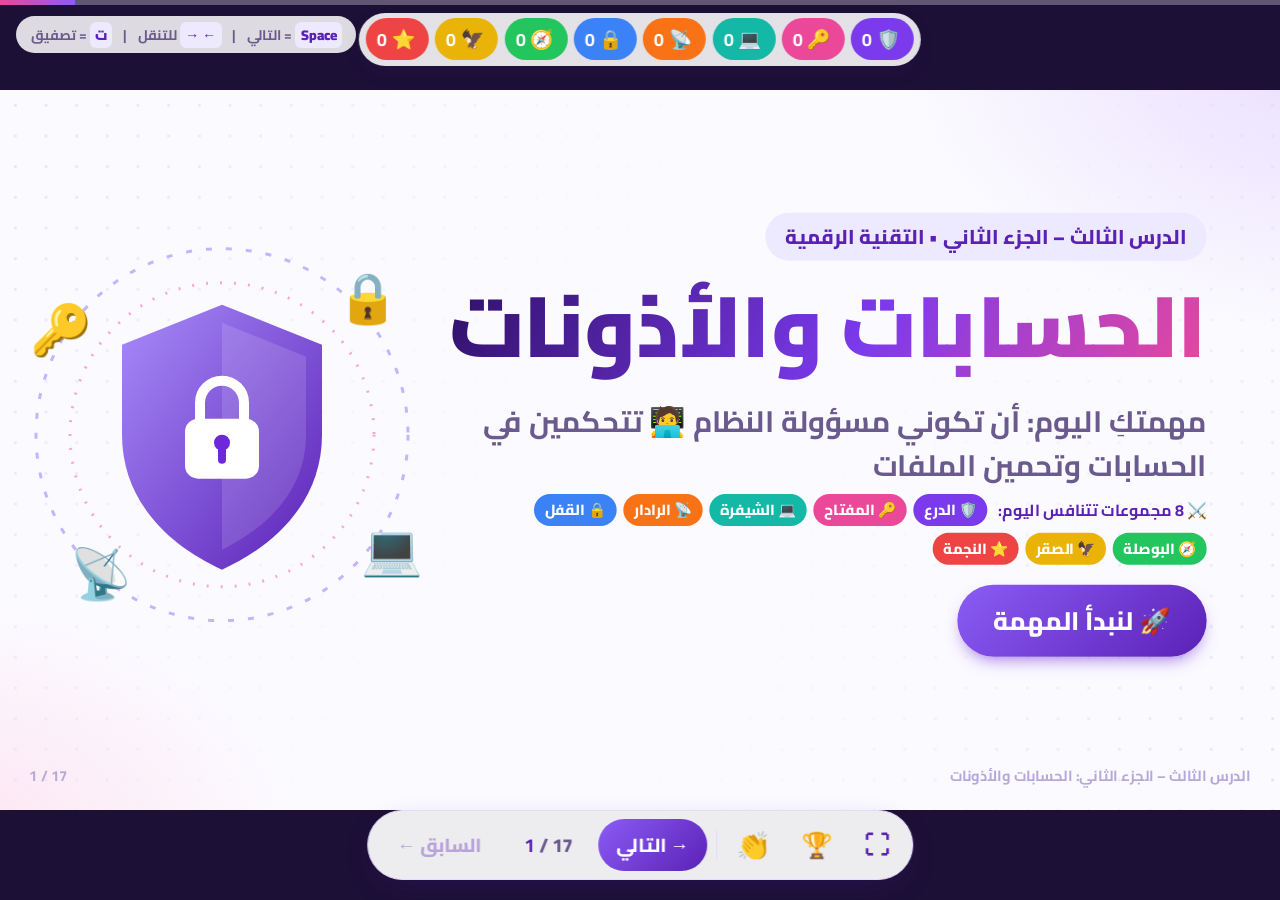
<file: .backup/lesson2.html>
<!DOCTYPE html>
<html lang="ar" dir="rtl">
<head>
<meta charset="UTF-8">
<meta name="viewport" content="width=device-width, initial-scale=1.0">
<title>حسابات المستخدم وأذونات الملفات | عرض تفاعلي</title>
<!-- خط عربي واضح (إذا لم يتوفر إنترنت سيُستخدم خط Tahoma تلقائيًا) -->
<link rel="preconnect" href="https://fonts.googleapis.com">
<link rel="preconnect" href="https://fonts.gstatic.com" crossorigin>
<link href="https://fonts.googleapis.com/css2?family=Cairo:wght@400;600;700;800;900&display=swap" rel="stylesheet">

<style>
/* =========================================================
   1) الألوان والهوية البصرية — يمكن تغيير الألوان من هنا
   ========================================================= */
:root{
  --p:#7C3AED; --p2:#8B5CF6; --pd:#5B21B6; --pdd:#2E1065;
  --ps:#EDE9FE; --pss:#F7F4FF; --line:#E4DCFB;
  --pink:#EC4899; --teal:#14B8A6; --amber:#F59E0B; --sky:#0EA5E9;
  --ok:#10B981; --okS:#E7FBF3; --bad:#F43F5E; --badS:#FFF0F3;
  --ink:#2A1454; --muted:#6B5A8E;
  --r:28px;
  --shadow:0 18px 40px -18px rgba(76,29,149,.35);
  --shadow-s:0 8px 20px -10px rgba(76,29,149,.35);
  --font:'Cairo','Segoe UI',Tahoma,Arial,sans-serif;
}
*{box-sizing:border-box;margin:0;padding:0}
html,body{width:100%;height:100%;overflow:hidden;font-family:var(--font);color:var(--ink);
  background:#1c1036;-webkit-user-select:none;user-select:none;-webkit-tap-highlight-color:transparent}
body.idle{cursor:none}
button{font-family:inherit;color:inherit;border:0;background:none;cursor:pointer;line-height:inherit}
input{font-family:inherit;-webkit-user-select:text;user-select:text}
::-webkit-scrollbar{display:none}

/* =========================================================
   2) مسرح العرض 16:9 (1920×1080) ويتم تكبيره/تصغيره ليملأ الشاشة
   ========================================================= */
#stage{position:absolute;left:50%;top:50%;width:1920px;height:1080px;overflow:hidden;
  transform-origin:center center;
  background:
    radial-gradient(1100px 700px at 105% -5%, #E9DDFF 0%, transparent 60%),
    radial-gradient(900px 600px at -5% 105%, #FDE3F1 0%, transparent 60%),
    #FBFAFF;}
#stage::before{content:"";position:absolute;inset:0;pointer-events:none;
  background-image:radial-gradient(rgba(124,58,237,.13) 2px,transparent 2.5px);background-size:46px 46px;
  -webkit-mask-image:linear-gradient(120deg,#000 0%,transparent 45%,transparent 60%,#000 100%);
          mask-image:linear-gradient(120deg,#000 0%,transparent 45%,transparent 60%,#000 100%);}
.pgnum{position:absolute;left:44px;bottom:30px;font-size:22px;font-weight:700;color:#B7A8DA;z-index:5;direction:ltr}
.brand{position:absolute;right:44px;bottom:30px;font-size:22px;font-weight:700;color:#B7A8DA;z-index:5}

/* ---------- الشرائح وتأثيرات الانتقال ---------- */
.slide{position:absolute;inset:0;visibility:hidden;opacity:0;pointer-events:none}
.slide.active{visibility:visible;opacity:1;pointer-events:auto;z-index:3}
.slide.leaving{visibility:visible;z-index:2;animation:slideOut .45s ease forwards}
.slide.in-fade{animation:inFade .7s ease backwards}
.slide.in-zoom{animation:inZoom .75s cubic-bezier(.2,.8,.2,1) backwards}
.slide.in-slide-next{animation:inSlideN .7s cubic-bezier(.2,.8,.2,1) backwards}
.slide.in-slide-prev{animation:inSlideP .7s cubic-bezier(.2,.8,.2,1) backwards}
@keyframes slideOut{to{opacity:0;transform:scale(.98)}}
@keyframes inFade{from{opacity:0}}
@keyframes inZoom{from{opacity:0;transform:scale(.92)}}
@keyframes inSlideN{from{opacity:0;transform:translateX(-90px)}}
@keyframes inSlideP{from{opacity:0;transform:translateX(90px)}}
/* ظهور العناصر بالتتابع */
.slide.active .rv{animation:rise .7s cubic-bezier(.2,.8,.2,1) backwards;animation-delay:calc(var(--i,0) * 110ms + 180ms)}
@keyframes rise{from{opacity:0;transform:translateY(34px)}}

.slide-inner{position:absolute;inset:64px 110px 110px;display:flex;flex-direction:column;gap:22px}
.content{flex:1;display:flex;flex-direction:column;justify-content:center;gap:26px;min-height:0}
.tag{align-self:flex-start;background:#fff;border:2px solid var(--line);color:var(--pd);padding:6px 26px;
  border-radius:999px;font-size:26px;font-weight:800;box-shadow:var(--shadow-s)}
.title{font-size:66px;font-weight:900;color:var(--pdd);line-height:1.25}
.title::after{content:"";display:block;width:120px;height:8px;border-radius:9px;margin-top:10px;
  background:linear-gradient(90deg,var(--pink),var(--p2))}
.lead{font-size:36px;color:var(--muted);font-weight:700;line-height:1.5}
.lead.ok-text{color:var(--ok)}
.center-row{display:flex;justify-content:center;gap:20px}

/* ---------- أزرار عامة ---------- */
.btn{font-size:30px;font-weight:800;padding:14px 38px;border-radius:999px;transition:transform .2s,box-shadow .2s,background .2s,opacity .2s}
.btn.primary{background:linear-gradient(135deg,var(--p2),var(--pd));color:#fff;box-shadow:0 12px 26px -10px rgba(109,40,217,.7)}
.btn.ghost{background:#fff;color:var(--pd);border:3px solid var(--ps);box-shadow:var(--shadow-s)}
.btn.ok{background:var(--ok);color:#fff}
.btn.lg{font-size:38px;padding:18px 54px}
.btn:hover{transform:translateY(-3px)}
.btn:active{transform:scale(.95)}
.btn:disabled{opacity:.45;cursor:default;transform:none}
.shake{animation:shake .5s}
@keyframes shake{20%{transform:translateX(-14px)}40%{transform:translateX(12px)}60%{transform:translateX(-8px)}80%{transform:translateX(5px)}}
@keyframes pop{0%{transform:scale(.6);opacity:0}70%{transform:scale(1.08)}100%{transform:scale(1);opacity:1}}
@keyframes floaty{50%{transform:translateY(-18px) rotate(4deg)}}

/* ---------- بطاقة السؤال + الخيارات ---------- */
.q-card{background:#fff;border-radius:var(--r);padding:24px 36px;box-shadow:var(--shadow);display:flex;gap:22px;
  align-items:center;font-size:40px;font-weight:800;line-height:1.45;border-right:12px solid var(--p)}
.q-card.big{font-size:42px}
.q-ic{font-size:54px;flex:none}
.opts{display:grid;grid-template-columns:1fr 1fr;gap:22px}
.opt{position:relative;background:#fff;border:3px solid var(--line);border-radius:26px;padding:20px 28px;font-size:34px;font-weight:800;
  display:flex;align-items:center;gap:20px;text-align:right;box-shadow:var(--shadow-s);transition:transform .2s,border-color .2s,background .2s,opacity .3s}
.opt:hover{transform:translateY(-4px);border-color:var(--p2)}
.opt:active{transform:scale(.97)}
.opt-ic{font-size:42px;width:74px;height:74px;flex:none;border-radius:50%;background:var(--pss);display:flex;align-items:center;justify-content:center}
.opt.correct{background:var(--okS);border-color:var(--ok);color:#065F46}
.opt.correct::after{content:"✓";position:absolute;left:24px;font-size:44px;color:var(--ok);animation:pop .4s}
.opt.wrong{border-color:var(--bad);background:var(--badS);animation:shake .5s}
.opt.dim{opacity:.4;pointer-events:none}
.feedback{min-height:60px;font-size:40px;font-weight:900;text-align:center}
.feedback.ok{color:var(--ok)} .feedback.bad{color:var(--pink)}
.feedback.pop{animation:pop .45s}
.explain{background:#FFF8EA;border:3px dashed #FCD38A;border-radius:24px;padding:16px 28px;font-size:29px;font-weight:700;line-height:1.55;
  opacity:0;transform:translateY(14px);transition:.5s}
.explain.show{opacity:1;transform:none}

.mcq{flex:1;display:flex;gap:60px;align-items:center;min-height:0}
.mcq-main{flex:1;display:flex;flex-direction:column;gap:22px}
.scene{flex:none}

/* مشهد الجوال */
.phone{width:380px;height:680px;border:14px solid #22123F;border-radius:58px;background:linear-gradient(170deg,#3B1C7A,#1A0E33);
  position:relative;box-shadow:0 30px 60px -20px rgba(40,10,90,.6);padding:70px 22px 22px;animation:floaty 5s ease-in-out infinite}
.phone::before{content:"";position:absolute;top:14px;left:50%;transform:translateX(-50%);width:120px;height:26px;border-radius:20px;background:#22123F}
.sms-head{color:#D9CCFF;font-size:20px;font-weight:700;margin-bottom:14px;text-align:center}
.sms{background:#fff;border-radius:26px 26px 6px 26px;padding:20px;font-size:23px;line-height:1.6;font-weight:600;color:#222}
.sms .link{display:block;direction:ltr;text-align:left;color:#2563EB;text-decoration:underline;margin-top:8px;font-size:20px}
.sms-time{color:#9F8FD0;font-size:18px;margin-top:10px;text-align:left}
.scene-card{width:420px;height:520px;border-radius:40px;background:linear-gradient(160deg,var(--p2),var(--pd));color:#fff;
  display:flex;flex-direction:column;align-items:center;justify-content:center;gap:12px;text-align:center;padding:30px;box-shadow:var(--shadow)}
.scene-card .sc-big{font-size:150px;animation:floaty 4s ease-in-out infinite}
.scene-card .sc-t{font-size:36px;font-weight:900;line-height:1.4}
.scene-card .sc-s{font-size:24px;opacity:.8;direction:ltr}

/* ---------- الشريحة الترحيبية ---------- */
.hero{flex:1;display:grid;grid-template-columns:1.15fr .85fr;align-items:center;gap:40px}
.pill{display:inline-block;background:var(--ps);color:var(--pd);font-size:30px;font-weight:800;padding:8px 30px;border-radius:999px}
.hero-title{font-size:128px;font-weight:900;line-height:1.3;margin:14px 0 6px;padding-bottom:22px;white-space:nowrap;
  background:linear-gradient(120deg,var(--pdd),var(--p) 55%,var(--pink));-webkit-background-clip:text;background-clip:text;color:transparent}
.hero-sub{font-size:44px;font-weight:700;color:var(--muted);line-height:1.5;margin-bottom:26px}
.hero-meta{display:flex;gap:16px;flex-wrap:wrap;margin-bottom:36px}
.hero-meta span{background:#fff;border:2px solid var(--line);border-radius:999px;padding:6px 24px;font-size:26px;font-weight:700;color:var(--muted)}
.hero-art{position:relative;width:600px;height:600px;justify-self:center}
.hero-art svg{width:100%;height:100%;animation:floaty 6s ease-in-out infinite}
.orbit{transform-origin:200px 200px;animation:spin 30s linear infinite}
.orbit.rev{animation-direction:reverse;animation-duration:22s}
@keyframes spin{to{transform:rotate(360deg)}}
.float{position:absolute;font-size:74px;animation:floaty 4.5s ease-in-out infinite}
.f1{top:4%;right:6%}.f2{bottom:10%;right:0;animation-delay:-1.5s}.f3{top:12%;left:2%;animation-delay:-3s}.f4{bottom:4%;left:12%;animation-delay:-2s}

/* ---------- الأهداف ---------- */
.goals{display:flex;flex-direction:column;gap:16px;width:1400px;align-self:center}
.goal{width:100%;display:flex;align-items:center;gap:24px;background:#fff;border:3px solid var(--line);border-radius:26px;
  padding:14px 28px;font-size:34px;font-weight:800;text-align:right;box-shadow:var(--shadow-s);transition:.25s}
.goal:hover{border-color:var(--p2);transform:translateX(-8px)}
.goal-n{width:62px;height:62px;border-radius:50%;background:var(--ps);color:var(--pd);display:flex;align-items:center;justify-content:center;flex:none}
.goal-ic{font-size:44px}
.goal-t{flex:1}
.goal-check{width:58px;height:58px;border-radius:50%;border:3px dashed var(--line);display:flex;align-items:center;justify-content:center;color:transparent;font-size:34px}
.goal.done{background:var(--okS);border-color:var(--ok)}
.goal.done .goal-check{background:var(--ok);border:0;color:#fff;animation:pop .4s}
.hint-sm{font-size:26px;color:#9C8BC4;font-weight:700;text-align:center}

/* ---------- العصف الذهني ---------- */
.bs{flex:1;display:flex;gap:36px;min-height:0}
.bs-side{width:560px;display:flex;flex-direction:column;gap:22px;justify-content:center}
.bs-prompt{background:#fff;border-radius:var(--r);padding:26px 30px;font-size:34px;font-weight:800;line-height:1.5;box-shadow:var(--shadow);border-right:10px solid var(--pink)}
.bs-input{display:flex;gap:12px}
.bs-input input{flex:1;min-width:0;font-size:30px;padding:12px 24px;border-radius:999px;border:3px solid var(--line);outline:none;background:#fff;color:var(--ink)}
.bs-input input:focus{border-color:var(--p2)}
.bs-btns{display:flex;gap:12px;flex-wrap:wrap}
.bs-btns .btn{font-size:26px;padding:12px 26px}
.bs-area{flex:1;position:relative;background:#fff;border-radius:36px;border:3px dashed var(--line);overflow:hidden}
.bs-center{position:absolute;left:50%;top:50%;transform:translate(-50%,-50%);width:230px;height:230px;border-radius:50%;
  background:linear-gradient(140deg,var(--p2),var(--pd));color:#fff;display:flex;align-items:center;justify-content:center;text-align:center;
  font-size:34px;font-weight:900;line-height:1.3;box-shadow:0 0 0 18px var(--ps),var(--shadow);z-index:2}
.bubble{position:absolute;transform:translate(-50%,-50%);background:#fff;border:3px solid var(--c);color:var(--c);
  padding:8px 24px;border-radius:999px;font-size:28px;font-weight:800;white-space:nowrap;box-shadow:var(--shadow-s);animation:bubIn .5s cubic-bezier(.3,1.6,.5,1) backwards}
@keyframes bubIn{from{transform:translate(-50%,-50%) scale(0);opacity:0}}

/* ---------- الفراغات ---------- */
.def-card{background:#fff;border-radius:36px;padding:40px 50px;box-shadow:var(--shadow);border-top:12px solid var(--p)}
.def-src{font-size:28px;font-weight:800;color:var(--pink);margin-bottom:10px}
.def-text{font-size:42px;font-weight:700;line-height:2.1}
.blank{position:relative;display:inline-block;margin:0 6px;padding:0 18px;line-height:1.5;border-radius:16px;background:var(--pss);
  border-bottom:5px dashed var(--p2);font-size:42px;font-weight:900;transition:.3s}
.blank span{color:transparent}
.blank::after{content:"؟";position:absolute;inset:0;display:flex;align-items:center;justify-content:center;color:var(--p2)}
.blank:hover{background:var(--ps)}
.blank.open{background:#F3EDFF;border-bottom-style:solid}
.blank.open span{color:var(--pd);animation:pop .4s;display:inline-block}
.blank.open::after{content:none}
.note-card{display:flex;align-items:center;gap:26px;background:linear-gradient(135deg,#fff,var(--pss));border:3px solid var(--line);
  border-radius:30px;padding:22px 34px;font-size:30px;font-weight:700;line-height:1.55}
.note-card .ni{font-size:70px}

/* ---------- البطاقات المقلوبة ---------- */
.cards{display:grid;grid-template-columns:repeat(var(--n),1fr);gap:28px}
.fc-wrap{perspective:1500px;height:var(--h,500px)}
.fc{position:relative;width:100%;height:100%;transform-style:preserve-3d;transition:transform .75s cubic-bezier(.2,.8,.2,1)}
.fc-wrap:hover .fc:not(.flipped){transform:translateY(-8px)}
.fc.flipped{transform:rotateY(180deg)}
.fc-face{position:absolute;inset:0;-webkit-backface-visibility:hidden;backface-visibility:hidden;border-radius:var(--r);display:flex;flex-direction:column;
  align-items:center;justify-content:center;gap:16px;padding:30px;text-align:center}
.fc-front{background:#fff;border:3px solid var(--line);border-top:14px solid var(--c);box-shadow:var(--shadow)}
.fc-back{transform:rotateY(180deg);color:#fff;background:var(--c);
  background:linear-gradient(160deg,var(--c),color-mix(in srgb,var(--c) 65%,#1e0b4a));box-shadow:var(--shadow)}
.fc-ic{font-size:96px;animation:floaty 5s ease-in-out infinite}
.fc-title{font-size:36px;font-weight:900;line-height:1.35}
.fc-title.sm{font-size:30px;opacity:.9}
.fc-back p{font-size:28px;font-weight:600;line-height:1.6}
.fc-hint{font-size:22px;color:#A393CC;font-weight:700}

/* ---------- لعبة الترتيب ---------- */
.slots{display:flex;align-items:center;justify-content:center;gap:10px}
.slot{width:222px;height:170px;border:4px dashed var(--line);border-radius:26px;display:flex;align-items:center;justify-content:center;background:rgba(255,255,255,.6);transition:.3s}
.slot-n{font-size:64px;font-weight:900;color:#D6CCF2}
.slot.filled{border-style:solid;border-color:var(--p2);background:#fff;box-shadow:var(--shadow-s);cursor:pointer}
.slot.filled:hover{transform:translateY(-4px)}
.slot.sel{box-shadow:0 0 0 6px rgba(124,58,237,.25)}
.placed{display:flex;flex-direction:column;align-items:center;animation:pop .45s}
.placed .pi{font-size:52px}.placed b{font-size:30px}.placed small{font-size:19px;color:var(--muted);direction:ltr}
.slot-arrow{font-size:34px;color:#C9BCEB;font-weight:900}
.pool{display:flex;flex-wrap:wrap;justify-content:center;gap:18px;min-height:90px}
.chip-stage{font-size:32px;font-weight:800;padding:14px 32px;background:#fff;border:3px solid var(--line);border-radius:999px;box-shadow:var(--shadow-s);transition:.25s}
.chip-stage:hover{border-color:var(--p2);transform:translateY(-4px)}
.chip-stage.gone{opacity:0;transform:scale(.5);pointer-events:none}
.order-info{background:#fff;border-radius:26px;padding:20px 32px;display:flex;gap:22px;align-items:center;font-size:31px;font-weight:700;line-height:1.5;
  min-height:120px;border-right:10px solid var(--teal);box-shadow:var(--shadow-s)}
.order-info .oi-ic{font-size:54px}

/* ---------- البصمة الرقمية ---------- */
.fp-wrap{flex:1;display:flex;gap:36px;min-height:0}
.fp-side{width:640px;display:flex;flex-direction:column;gap:18px;justify-content:center}
.fp-actions{display:grid;grid-template-columns:1fr 1fr;gap:14px}
.fp-act{display:flex;align-items:center;gap:12px;background:#fff;border:3px solid var(--line);border-radius:20px;padding:12px 18px;font-size:25px;font-weight:800;text-align:right;transition:.25s}
.fp-act span{font-size:36px}
.fp-act:hover{border-color:var(--p2);transform:translateY(-3px)}
.fp-act.used{background:var(--ps);opacity:.55;pointer-events:none}
.fp-board{flex:1;position:relative;background:linear-gradient(170deg,#fff,var(--pss));border:3px solid var(--line);border-radius:36px;overflow:hidden}
.fp-counter{position:absolute;top:22px;right:26px;background:#fff;border-radius:999px;padding:8px 26px;font-size:30px;font-weight:800;box-shadow:var(--shadow-s);z-index:3}
.fp-counter b{color:var(--pink);font-size:38px}
.fp-reveal{position:absolute;top:22px;left:26px;z-index:3;font-size:26px!important;padding:10px 26px!important}
.foot{position:absolute;transform:translate(-50%,-50%);display:flex;flex-direction:column;align-items:center;gap:4px;animation:bubIn .5s backwards}
.foot .fi{font-size:58px;filter:drop-shadow(0 6px 8px rgba(80,30,160,.25))}
.foot .fl{background:var(--pdd);color:#fff;font-size:20px;font-weight:700;padding:3px 14px;border-radius:999px;white-space:nowrap}
.fp-def{position:absolute;left:24px;right:24px;bottom:24px;z-index:4;background:linear-gradient(135deg,var(--p2),var(--pd));color:#fff;
  border-radius:28px;padding:24px 32px;font-size:31px;font-weight:700;line-height:1.6;transform:translateY(130%);transition:transform .6s cubic-bezier(.2,.8,.2,1)}
.fp-def.show{transform:none}
.fp-def b{color:#FDE68A}

/* ---------- لعبة التصنيف ---------- */
.sort-wrap{flex:1;display:grid;grid-template-columns:1fr 620px 1fr;gap:34px;min-height:0}
.bucket{background:#fff;border:4px solid var(--c);border-radius:34px;display:flex;flex-direction:column;padding:22px;gap:14px;transition:.25s;text-align:right;overflow:hidden}
.bucket:hover{transform:translateY(-5px);box-shadow:0 20px 36px -16px var(--c)}
.bucket:active{transform:scale(.98)}
.bk-head{display:flex;align-items:center;gap:14px;font-size:36px;font-weight:900;color:var(--c)}
.bk-ic{font-size:60px}
.bk-count{margin-inline-start:auto;background:var(--c);color:#fff;border-radius:999px;min-width:64px;text-align:center;font-size:32px;padding:2px 14px}
.bk-list{display:flex;flex-direction:column;gap:8px;overflow:hidden;flex:1}
.bk-chip{font-size:22px;font-weight:700;background:var(--pss);border-right:6px solid var(--c);padding:6px 14px;border-radius:12px;
  white-space:nowrap;overflow:hidden;text-overflow:ellipsis;animation:pop .4s}
.bk-empty{font-size:24px;color:#B5A8D6;font-weight:700;text-align:center;margin-top:30px}
.sort-center{display:flex;flex-direction:column;align-items:center;justify-content:center;gap:18px}
.sort-prog{font-size:28px;font-weight:800;color:var(--muted);background:#fff;padding:4px 26px;border-radius:999px;border:2px solid var(--line);direction:ltr}
.sort-card{width:100%;min-height:330px;background:linear-gradient(160deg,#fff,var(--pss));border:3px solid var(--line);border-radius:36px;
  display:flex;flex-direction:column;align-items:center;justify-content:center;gap:12px;font-size:38px;font-weight:900;text-align:center;padding:30px;line-height:1.45;box-shadow:var(--shadow)}
.sort-card .sc-ic{font-size:96px}
.sort-card.enter{animation:pop .45s}
.sort-hint{font-size:25px;color:#A393CC;font-weight:700}

/* ---------- الكشف التدريجي ---------- */
.reveal-grid{display:grid;grid-template-columns:repeat(var(--n),1fr);gap:26px}
.rev{position:relative;height:var(--h,300px);border-radius:var(--r);overflow:hidden;background:#fff;border:3px solid var(--line);box-shadow:var(--shadow-s);transition:transform .25s}
.rev:hover{transform:translateY(-5px)}
.rev-cover{position:absolute;inset:0;z-index:2;background:linear-gradient(140deg,var(--p2),var(--pd));color:#fff;display:flex;flex-direction:column;
  align-items:center;justify-content:center;font-size:96px;font-weight:900;transition:transform .6s cubic-bezier(.2,.8,.2,1),opacity .6s}
.rev-cover small{font-size:24px;font-weight:700;opacity:.8}
.rev:nth-child(4n+2) .rev-cover{background:linear-gradient(140deg,#F472B6,#BE185D)}
.rev:nth-child(4n+3) .rev-cover{background:linear-gradient(140deg,#2DD4BF,#0F766E)}
.rev:nth-child(4n+4) .rev-cover{background:linear-gradient(140deg,#FBBF24,#B45309)}
.rev.open .rev-cover{transform:translateY(-105%);opacity:0}
.rev-content{height:100%;padding:24px;display:flex;flex-direction:column;align-items:center;justify-content:center;gap:8px;text-align:center}
.rev-ic{font-size:66px}.rev-t{font-size:32px;font-weight:900;line-height:1.35}.rev-content p{font-size:25px;color:var(--muted);font-weight:600;line-height:1.5}

/* ---------- سجل الخادم ---------- */
.term-wrap{flex:1;display:grid;grid-template-columns:600px 1fr;gap:34px;min-height:0}
.browser{background:#fff;border-radius:26px;overflow:hidden;border:3px solid var(--line);display:flex;flex-direction:column;box-shadow:var(--shadow)}
.br-bar{background:#F1EDFB;padding:14px 18px;display:flex;gap:14px;align-items:center}
.dots{display:flex;gap:8px}.dots i{width:16px;height:16px;border-radius:50%;background:#F87171}.dots i:nth-child(2){background:#FBBF24}.dots i:nth-child(3){background:#34D399}
.br-url{flex:1;background:#fff;border-radius:999px;padding:4px 20px;font-size:21px;direction:ltr;text-align:left;color:var(--muted)}
.br-body{flex:1;display:flex;flex-direction:column;align-items:center;justify-content:center;gap:16px;padding:26px;text-align:center;font-size:30px;font-weight:700}
.br-ic{font-size:110px}
.terminal{background:#170D2E;border-radius:26px;color:#E9E3FF;overflow:hidden;display:flex;flex-direction:column;box-shadow:var(--shadow)}
.term-head{background:#2A1850;padding:12px 26px;font-size:24px;font-weight:800;display:flex;justify-content:space-between}
.rec{color:#FB7185;direction:ltr}.rec.on{animation:blink 1s infinite}
@keyframes blink{50%{opacity:.2}}
.term-lines{padding:18px 28px;display:flex;flex-direction:column;gap:6px;font-size:26px}
.term-empty{color:#7C6BA8;font-size:26px;margin-top:20px}
.tl{display:flex;gap:18px;align-items:baseline;animation:typeIn .35s}
@keyframes typeIn{from{opacity:0;transform:translateX(20px)}}
.tl .k{color:#C4B5FD;min-width:240px;font-weight:700}
.tl .k::before{content:"▸ ";color:#F472B6}
.tl .v{direction:ltr;font-family:Consolas,'Courier New',monospace;color:#6EE7B7;font-weight:700}
.term-q{background:#fff;border-radius:26px;padding:16px 30px;box-shadow:var(--shadow-s);display:flex;flex-direction:column;gap:8px}
.term-q .row{display:flex;align-items:center;gap:20px;font-size:31px;font-weight:800}
.term-q .row p{flex:1}
.term-q .btn{font-size:24px;padding:8px 24px}
.term-a{font-size:28px;font-weight:700;color:var(--pd);line-height:1.55;display:none}
.term-a.show{display:block;animation:pop .4s}

/* ---------- فكّري زاوجي شاركي ---------- */
.phases{display:flex;align-items:center;justify-content:center;gap:18px}
.phase{width:450px;background:#fff;border:4px solid transparent;border-radius:32px;padding:22px;display:flex;flex-direction:column;align-items:center;gap:6px;box-shadow:var(--shadow);transition:.3s}
.phase:hover{transform:translateY(-5px)}
.ph-ic{font-size:70px}.ph-name{font-size:38px;font-weight:900;color:var(--c)}.ph-desc{font-size:25px;color:var(--muted);font-weight:700}
.ph-time{font-size:48px;font-weight:900;direction:ltr;color:var(--ink)}
.phase.active{border-color:var(--c);transform:scale(1.05);box-shadow:0 22px 40px -16px var(--c)}
.phase.active .ph-time{color:var(--c)}
.phase.done .ph-time::after{content:" ✓";color:var(--ok)}
.ph-arrow{font-size:40px;color:#C9BCEB;font-weight:900}
.chips{display:flex;flex-wrap:wrap;gap:14px;justify-content:center}
.chip{background:#fff;border:2px solid var(--line);padding:8px 22px;border-radius:999px;font-size:26px;font-weight:800;box-shadow:var(--shadow-s)}
.chip.lg{font-size:30px;padding:10px 28px}
.tps-chips{opacity:0;transform:translateY(10px);transition:.5s}
.tps-chips.show{opacity:1;transform:none}

/* ---------- المقارنة ---------- */
.cmp{background:#fff;border-radius:32px;padding:18px 30px;box-shadow:var(--shadow)}
.cmp-head,.cmp-row{display:grid;grid-template-columns:230px 1fr 1fr;gap:24px;align-items:center}
.cmp-col{text-align:center;padding:12px;border-radius:24px;background:var(--pss);background:color-mix(in srgb,var(--c) 10%,white)}
.cmp-ic{font-size:54px;line-height:1.2}.cmp-name{font-size:34px;font-weight:900;color:var(--c)}.cmp-an{font-size:23px;font-weight:700;color:var(--muted)}
.cmp-row{padding:14px 0;border-top:2px dashed var(--line);font-size:27px;font-weight:700;opacity:.08;transition:opacity .5s,transform .5s;transform:translateY(10px)}
.cmp-row.show{opacity:1;transform:none}
.cmp-k{font-weight:900;color:var(--pd);font-size:29px}
.cmp-v{text-align:center;line-height:1.45}

/* ---------- المطابقة ---------- */
.match{display:grid;grid-template-columns:470px 1fr;gap:0 60px}
.m-col{display:flex;flex-direction:column;gap:13px}
.m-item{position:relative;min-height:76px;background:#fff;border:3px solid var(--line);border-radius:22px;font-size:27px;font-weight:700;
  padding:8px 26px;text-align:right;display:flex;align-items:center;transition:.25s;box-shadow:var(--shadow-s)}
.m-item:hover{border-color:var(--p2)}
.m-item.term{justify-content:space-between;font-size:30px;font-weight:900;color:var(--pd);background:var(--pss)}
.m-item.term small{font-size:19px;color:var(--muted);direction:ltr;font-weight:700}
.m-item.sel{border-color:var(--p);box-shadow:0 0 0 6px rgba(124,58,237,.22);transform:scale(1.02)}
.m-item.matched{border-color:var(--mc);background:#fff;pointer-events:none;padding-left:76px}
.m-item.matched::after{content:attr(data-badge);position:absolute;left:16px;top:50%;margin-top:-22px;width:44px;height:44px;border-radius:50%;
  background:var(--mc);color:#fff;font-size:24px;font-weight:900;display:flex;align-items:center;justify-content:center;animation:pop .4s}

/* ---------- صح أم خطأ ---------- */
.tf-list{display:flex;flex-direction:column;gap:14px}
.tf-row{display:grid;grid-template-columns:64px 1fr auto;gap:22px;align-items:center;background:#fff;border:3px solid var(--line);border-radius:24px;padding:12px 24px;box-shadow:var(--shadow-s);transition:.3s}
.tf-n{width:56px;height:56px;border-radius:50%;background:var(--ps);color:var(--pd);font-size:28px;font-weight:900;display:flex;align-items:center;justify-content:center}
.tf-t{font-size:31px;font-weight:800;line-height:1.45}
.tf-why{font-size:23px;font-weight:700;color:var(--muted);display:none;margin-top:2px}
.tf-why.show{display:block;animation:pop .4s}
.tf-why.bad{color:var(--pink)}
.tf-btns{display:flex;gap:12px}
.tf-b{font-size:27px;font-weight:900;padding:8px 26px;border-radius:999px;border:3px solid;background:#fff;transition:.2s}
.tf-b:hover{transform:translateY(-3px)}
.tf-b.yes{color:#059669;border-color:#A7F3D0}.tf-b.no{color:#E11D48;border-color:#FECDD3}
.tf-row.solved{border-color:var(--ok);background:#F5FFFA}
.tf-row.solved .tf-n{background:var(--ok);color:#fff}
.tf-row.solved .tf-b{pointer-events:none;opacity:.35}
.tf-row.solved .tf-b.right{opacity:1;background:var(--ok);color:#fff;border-color:var(--ok)}

/* ---------- المؤقت ---------- */
.timer-box{display:flex;align-items:center;gap:16px}
.timer{position:relative;width:140px;height:140px;flex:none}
.timer svg{width:100%;height:100%;transform:rotate(-90deg)}
.tr-bg{fill:#fff;stroke:var(--ps);stroke-width:10}
.tr-fg{fill:none;stroke:var(--p);stroke-width:10;stroke-linecap:round;transition:stroke-dashoffset 1s linear,stroke .3s}
.tr-txt{position:absolute;inset:0;display:flex;align-items:center;justify-content:center;font-size:36px;font-weight:900;direction:ltr}
.timer-box.warn .tr-fg{stroke:var(--amber)}
.timer-box.end .tr-fg{stroke:var(--bad)}
.timer-box.end .timer{animation:pulse 1s 3}
@keyframes pulse{50%{transform:scale(1.08)}}
.tr-btns{display:flex;flex-direction:column;gap:10px}
.tbtn{width:60px;height:60px;border-radius:50%;background:#fff;border:3px solid var(--line);font-size:26px;color:var(--pd);font-weight:900;transition:.2s}
.tbtn:hover{border-color:var(--p2);transform:scale(1.08)}
.timer-box.big{flex-direction:column}
.timer-box.big .timer{width:330px;height:330px}
.timer-box.big .tr-txt{font-size:92px}
.timer-box.big .tr-btns{flex-direction:row}
.timer-box.big .tbtn{width:74px;height:74px;font-size:32px}

/* ---------- التعلم التعاوني ---------- */
.grp-top{display:flex;align-items:center;justify-content:space-between;gap:30px}

/* ---------- تحدي الدقيقة ---------- */
.ch-wrap{flex:1;display:grid;grid-template-columns:440px 1fr;gap:50px;align-items:center}
.ch-left{display:flex;flex-direction:column;align-items:center;gap:24px}
.ch-score{font-size:32px;font-weight:900;background:#fff;border-radius:999px;padding:10px 32px;box-shadow:var(--shadow-s)}
.ch-score b{color:var(--ok);font-size:40px}
.ch-card{background:#fff;border-radius:36px;padding:36px 44px;min-height:360px;display:flex;flex-direction:column;justify-content:center;gap:18px;box-shadow:var(--shadow);border-top:14px solid var(--amber)}
.ch-num{font-size:26px;font-weight:800;color:var(--muted)}
.ch-q{font-size:46px;font-weight:900;line-height:1.4}
.ch-q.enter{animation:pop .4s}
.ch-a{font-size:34px;color:var(--ok);font-weight:900;opacity:0;transition:.4s;min-height:50px}
.ch-a.show{opacity:1}
.ch-btns{display:flex;gap:16px;justify-content:center;margin-top:22px}

/* ---------- خريطة المراجعة ---------- */
.map{flex:1;position:relative;min-height:0}
.map svg{position:absolute;inset:0;width:100%;height:100%}
.map line{stroke:#D5C8F5;stroke-width:3;stroke-dasharray:8 10;vector-effect:non-scaling-stroke}
.node{position:absolute;transform:translate(-50%,-50%);background:#fff;border:4px solid var(--c);color:var(--ink);border-radius:999px;padding:10px 28px;
  font-size:28px;font-weight:900;display:flex;gap:10px;align-items:center;white-space:nowrap;box-shadow:var(--shadow-s);transition:background .3s,color .3s,transform .25s}
.node:hover{transform:translate(-50%,-50%) scale(1.07)}
.node.seen{background:var(--c);color:#fff}
.map-center{position:absolute;left:50%;top:50%;transform:translate(-50%,-50%);width:560px;min-height:290px;border-radius:44px;
  background:linear-gradient(145deg,var(--p2),var(--pd));color:#fff;padding:26px 34px;text-align:center;display:flex;flex-direction:column;justify-content:center;gap:8px;box-shadow:0 0 0 16px var(--ps),var(--shadow)}
.map-center .mc-ic{font-size:58px}.map-center .mc-t{font-size:36px;font-weight:900}.map-center .mc-d{font-size:26px;font-weight:600;line-height:1.55}
.map-center.enter{animation:pop .4s}

/* ---------- الختام ---------- */
.closing{flex:1;display:flex;flex-direction:column;align-items:center;justify-content:center;gap:22px;text-align:center}
.cl-shield{font-size:140px;animation:floaty 4s ease-in-out infinite}
.cl-title{font-size:92px;font-weight:900;line-height:1.2;background:linear-gradient(120deg,var(--pdd),var(--p),var(--pink));-webkit-background-clip:text;background-clip:text;color:transparent}
.cl-msg{font-size:38px;font-weight:700;color:var(--muted)}
.cl-tips{display:flex;gap:16px;flex-wrap:wrap;justify-content:center;max-width:1500px}
.cl-rate{display:flex;align-items:center;gap:18px;font-size:32px;font-weight:800;background:#fff;border-radius:999px;padding:10px 20px 10px 34px;box-shadow:var(--shadow-s);margin-top:10px}
.rate{font-size:62px;transition:transform .2s;line-height:1}
.rate:hover{transform:scale(1.2) rotate(-6deg)}
.rate.on{transform:scale(1.25)}
.rate-msg{font-size:32px;font-weight:800;color:var(--pd);min-height:50px}

/* =========================================================
   3) شريط التحكم + التلميح + النقاط (خارج المسرح)
   ========================================================= */
#bar{position:fixed;left:50%;bottom:2.2vmin;transform:translateX(-50%);z-index:50;display:flex;align-items:center;gap:1vmin;
  background:rgba(255,255,255,.92);-webkit-backdrop-filter:blur(10px);backdrop-filter:blur(10px);border:1px solid #E4DCFB;
  border-radius:999px;padding:.8vmin 1.2vmin;box-shadow:0 10px 30px -10px rgba(60,20,120,.45);transition:opacity .4s,transform .4s}
#bar button{font-size:2.1vmin;font-weight:800;color:var(--pd);padding:.9vmin 2vmin;border-radius:999px;transition:background .2s,transform .15s;white-space:nowrap}
#bar button:hover{background:var(--ps)}
#bar button:active{transform:scale(.92)}
#bar button:disabled{opacity:.35;pointer-events:none}
#bar .ib{font-size:2.8vmin;padding:.4vmin 1.3vmin}
#next{background:linear-gradient(135deg,var(--p2),var(--pd))!important;color:#fff!important}
#counter{font-size:2.1vmin;font-weight:800;color:var(--muted);min-width:9vmin;text-align:center;direction:ltr}
#counter b{color:var(--pd)}
#bar .sep{width:1px;height:3.4vmin;background:#E4DCFB}
#clapBtn.pulse{animation:pop .4s}
#hint{position:fixed;top:1.8vmin;left:1.8vmin;z-index:50;display:flex;gap:1.2vmin;font-size:1.55vmin;font-weight:700;color:#6B5A8E;
  background:rgba(255,255,255,.85);border-radius:999px;padding:.6vmin 1.6vmin;transition:opacity .4s}
#hint kbd{font-family:inherit;background:var(--ps);color:var(--pd);border-radius:6px;padding:0 .6vmin;font-weight:900}
#progress{position:fixed;top:0;left:0;right:0;height:.6vmin;z-index:50;background:rgba(255,255,255,.3)}
#progress i{display:block;height:100%;width:0;background:linear-gradient(90deg,var(--pink),var(--p2));transition:width .6s cubic-bezier(.2,.8,.2,1);margin-right:auto;margin-left:0}
body.idle #bar{opacity:0;transform:translate(-50%,150%);pointer-events:none}
body.idle #hint{opacity:0}

#score{position:fixed;top:50%;left:2vmin;transform:translate(-130%,-50%);z-index:60;width:40vmin;background:#fff;border-radius:3vmin;
  box-shadow:0 20px 50px -15px rgba(60,20,120,.5);padding:2.2vmin;transition:transform .5s cubic-bezier(.2,.8,.2,1)}
#score.open{transform:translate(0,-50%)}
.sc-head{display:flex;justify-content:space-between;align-items:center;font-size:2.8vmin;font-weight:900;color:var(--pdd);margin-bottom:1.5vmin}
.sc-head button{font-size:2.4vmin;color:var(--muted)}
.sc-row{display:flex;align-items:center;gap:1vmin;padding:1vmin 1.2vmin;border-radius:1.6vmin;margin-bottom:.8vmin;background:var(--pss);border-right:.7vmin solid var(--c)}
.sc-name{flex:1;font-size:2.2vmin;font-weight:800}
.sc-pts{font-size:3vmin;font-weight:900;color:var(--c);min-width:5vmin;text-align:center}
.sc-pts.bump{animation:pop .4s}
.sc-row button{width:4.4vmin;height:4.4vmin;border-radius:50%;background:#fff;font-size:2.6vmin;font-weight:900;color:var(--pd);border:2px solid var(--line)}
.sc-row button:hover{border-color:var(--p2)}
.crown{font-size:2.4vmin;width:3vmin;text-align:center}

#scReset{margin-top:1vmin;width:100%;font-size:1.9vmin;font-weight:800;color:var(--muted);padding:.8vmin;border-radius:1.4vmin;border:2px dashed var(--line)}

/* ---------- تنافس المجموعات ---------- */
#teams{position:fixed;top:1.4vmin;left:50%;transform:translateX(-50%);z-index:55;display:flex;gap:.7vmin;
  background:rgba(255,255,255,.88);-webkit-backdrop-filter:blur(8px);backdrop-filter:blur(8px);padding:.6vmin .8vmin;border-radius:999px;box-shadow:0 8px 24px -12px rgba(60,20,120,.45)}
.tm{display:flex;align-items:center;gap:.5vmin;background:var(--c);color:#fff;border-radius:999px;padding:.35vmin 1.1vmin .35vmin .8vmin;font-size:2vmin;font-weight:900;min-width:7vmin;justify-content:center;transition:transform .2s}
.tm:hover{transform:translateY(-2px)}
.tm .tm-ic{font-size:2.1vmin}
.tm b{direction:ltr}
.tm.lead{box-shadow:0 0 0 .35vmin #fff,0 0 0 .7vmin var(--c)}
.tm.bump{animation:pop .5s}
#award{position:fixed;left:50%;bottom:11vmin;transform:translate(-50%,40px) scale(.9);opacity:0;pointer-events:none;z-index:70;
  background:#fff;border-radius:3vmin;padding:1.6vmin 2vmin;box-shadow:0 24px 60px -15px rgba(60,20,120,.55);border:2px solid var(--line);
  transition:transform .4s cubic-bezier(.2,1.4,.5,1),opacity .3s}
#award.open{transform:translate(-50%,0) scale(1);opacity:1;pointer-events:auto}
.aw-head{display:flex;align-items:center;gap:1.2vmin;font-size:2.6vmin;font-weight:900;color:var(--pdd);margin-bottom:1.2vmin;justify-content:center}
#awPts{background:var(--ok);color:#fff;border-radius:999px;padding:0 1.4vmin;direction:ltr}
#awClose{margin-inline-start:auto;font-size:2.2vmin;color:var(--muted);padding:0 .6vmin}
#awBtns{display:flex;gap:1vmin}
#awBtns button{width:10vmin;display:flex;flex-direction:column;align-items:center;gap:.3vmin;padding:1vmin .4vmin;border-radius:2vmin;
  background:var(--c);color:#fff;transition:transform .2s;box-shadow:0 8px 16px -8px var(--c)}
#awBtns button:hover{transform:translateY(-5px) scale(1.05)}
#awBtns span{font-size:4vmin;line-height:1.1}
#awBtns small{font-size:1.8vmin;font-weight:900}

.hero-teams{display:flex;flex-wrap:wrap;gap:10px;align-items:center;margin:-16px 0 30px;font-size:24px}
.hero-teams b{color:var(--pd);margin-left:6px}
.hero-teams span{background:var(--c);color:#fff;border-radius:999px;padding:3px 16px;font-weight:800;font-size:22px}
.grp8{gap:22px}
.grp8 .fc-ic{font-size:64px}
.grp8 .fc-title{font-size:32px}
.grp8 .fc-front{gap:6px;padding:18px}
.grp8 .fc-back{padding:22px}
.grp8 .fc-back p{font-size:25px;line-height:1.55}

.lb{display:flex;flex-direction:column;gap:12px;width:1500px;align-self:center}
.lb-row{display:grid;grid-template-columns:70px 250px 1fr 90px;gap:20px;align-items:center;background:#fff;border-radius:22px;padding:8px 22px;box-shadow:var(--shadow-s);border-right:10px solid var(--c)}
.lb-pos{font-size:34px;font-weight:900;color:var(--muted);text-align:center}
.lb-name{font-size:32px;font-weight:900;color:var(--c)}
.lb-track{height:34px;background:var(--pss);border-radius:999px;overflow:hidden}
.lb-bar{height:100%;background:var(--c);border-radius:999px;transition:width 1.6s cubic-bezier(.2,.8,.2,1)}
.lb-pts{font-size:38px;font-weight:900;text-align:center;direction:ltr}
.lb-row.win{transform:scale(1.03);box-shadow:0 0 0 5px var(--c),var(--shadow)}
.lb-row.win .lb-pos{font-size:44px}

/* طبقة المؤثرات */
#fx{position:fixed;inset:0;pointer-events:none;z-index:80}
.clap-fly{position:fixed;bottom:9vh;pointer-events:none;z-index:81;animation:clapUp 2.2s ease-out forwards}
@keyframes clapUp{0%{transform:translate(0,0) scale(.4) rotate(0);opacity:0}12%{opacity:1;transform:translate(0,-6vh) scale(1.1)}
  100%{transform:translate(var(--dx),-75vh) scale(.9) rotate(var(--rot));opacity:0}}
</style>
</head>
<body>

<div id="stage">
  <div class="brand" id="brand"></div>
  <div class="pgnum" id="pgnum"></div>
</div>

<!-- شريط التحكم -->
<nav id="bar" dir="ltr">
  <button id="prev" title="السابق (←)">← السابق</button>
  <div id="counter"><b>1</b> / 1</div>
  <button id="next" title="التالي (→ أو Space)">التالي →</button>
  <span class="sep"></span>
  <button id="clapBtn" class="ib" title="تصفيق (ت)">👏</button>
  <button id="scoreBtn" class="ib" title="نقاط المجموعات">🏆</button>
  <button id="fsBtn" class="ib" title="ملء الشاشة">⛶</button>
</nav>
<div id="hint"><span><kbd>Space</kbd> = التالي</span>|<span><kbd>← →</kbd> للتنقل</span>|<span><kbd>ت</kbd> = تصفيق</span></div>
<div id="progress"><i></i></div>

<!-- لوحة نقاط المجموعات -->
<aside id="score">
  <div class="sc-head">🏆 نقاط المجموعات <button id="scClose">✕</button></div>
  <div id="scList"></div>
  <button id="scReset">↺ تصفير النقاط</button>
</aside>

<!-- شريط نقاط المجموعات الدائم أعلى الشاشة -->
<div id="teams"></div>

<!-- نافذة منح النقاط -->
<div id="award">
  <div class="aw-head">🏅 أي مجموعة أجابت؟ <span id="awPts">+1</span><button id="awClose" title="إغلاق">✕</button></div>
  <div id="awBtns"></div>
</div>

<canvas id="fx"></canvas>

<script>
/* ==========================================================================
   ⭐⭐ الجزء الأول: إعدادات الدرس — عدّلي المحتوى من هنا فقط ⭐⭐
   --------------------------------------------------------------------------
   • LESSON : بيانات الدرس العامة.
   • SLIDES : قائمة الشرائح بالترتيب. لإضافة شريحة انسخي أي شريحة والصقيها،
              ولحذف شريحة احذفي القوس { ... } الخاص بها. عدد الشرائح يُحسب تلقائيًا.
   • أنواع الشرائح (type):
       title, mcq, objectives, brainstorm, blanks, cards, order, footprints,
       sort, reveal, terminal, tps, compare, match, tf, groups, challenge,
       review, leaderboard, closing
   • نظام التنافس: بعد كل إجابة صحيحة تظهر نافذة «أي مجموعة أجابت؟»
     لتضغطي على لون المجموعة فتُضاف لها النقاط. ويمكن تعديل النقاط يدويًا من زر 🏆
   • pointEach:true داخل شريحة الترتيب أو التصنيف = نقطة للمجموعة بعد كل إجابة صحيحة (وليس في النهاية فقط).
   • في الأسئلة: answer = رقم الإجابة الصحيحة بدءًا من 0 (الخيار الأول = 0).
   • يمكنك استخدام <b>نص</b> لجعل الكلمة عريضة.
   ========================================================================== */

const LESSON = {
  title:    'الحسابات والأذونات',
  lessonNo: 'الدرس الثالث – الجزء الثاني',
  subject:  'التقنية الرقمية',
  teacher:  '',
  school:   '',
  // 🏆 المجموعات الثماني المتنافسة (الاسم + الرمز + اللون)
  teams: [
    { name:'الدرع',   icon:'🛡️', color:'#7C3AED' },  // بنفسجي
    { name:'المفتاح', icon:'🔑', color:'#EC4899' },  // وردي
    { name:'الشيفرة', icon:'💻', color:'#14B8A6' },  // فيروزي
    { name:'الرادار', icon:'📡', color:'#F97316' },  // برتقالي
    { name:'القفل',   icon:'🔒', color:'#3B82F6' },  // أزرق
    { name:'البوصلة', icon:'🧭', color:'#22C55E' },  // أخضر
    { name:'الصقر',   icon:'🦅', color:'#EAB308' },  // أصفر
    { name:'النجمة',  icon:'⭐', color:'#EF4444' }   // أحمر
  ],
  defaultPoints: 1   // النقاط الافتراضية لكل إجابة صحيحة (ويمكن وضع points:2 داخل أي شريحة)
};

// رسائل التغذية الراجعة
const MSG = {
  correct: 'أحسنتِ! 👏 إجابة صحيحة',
  wrong:   'حاولي مرة أخرى 💜',
  short:   'أحسنتِ! 👏',
  allDone: 'ممتاز! أنجزتِ التحدي كاملًا 🎉'
};

const SLIDES = [

  /* 1) الشريحة الترحيبية */
  { type:'title', anim:'zoom',
    subtitle:'مهمتكِ اليوم: أن تكوني <b>مسؤولة النظام</b> 🧑‍💻 تتحكمين في الحسابات وتحمين الملفات' },

  /* 2) تمهيد بموقف واقعي */
  { type:'mcq', tag:'🔮 تمهيد: ماذا ستفعلين؟', title:'حاسب واحد… والعائلة كلها تستخدمه!',
    scene:`<div class="scene-card"><div class="sc-big">🖥️</div><div class="sc-t">حاسب المنزل<br>المشترك</div><div class="sc-s">Shared Family PC</div></div>`,
    question:'أخوكِ الصغير حذف ملف مشروعكِ بالخطأ من حاسب المنزل. ما الحل الأذكى حتى لا يتكرر ذلك؟',
    options:[
      { icon:'😡', t:'أمنعه من استخدام الحاسب نهائيًا' },
      { icon:'👤', t:'أنشئ لكل فرد حسابًا خاصًا وأضبط أذونات الملفات' },
      { icon:'📝', t:'أكتب على الشاشة: لا تحذف ملفاتي' },
      { icon:'💾', t:'أحفظ الملف على سطح المكتب' }
    ],
    answer:1,
    explain:'الحل في <b>حسابات المستخدم</b> و<b>أذونات الملفات</b> 🔐 وهذا ما سنتعلمه اليوم.' },

  /* 3) أهداف الدرس */
  { type:'objectives', tag:'🎯 أهداف الدرس', title:'بنهاية هذه المهمة ستكونين قادرة على:',
    goals:[
      { icon:'👤', t:'المقارنة بين أنواع حسابات المستخدم في ويندوز' },
      { icon:'☁️', t:'التمييز بين حساب مايكروسوفت والحساب المحلي' },
      { icon:'📁', t:'تطبيق أذونات الملفات والمجلدات لحماية البيانات' },
      { icon:'🔢', t:'ربط الأذونات بالمجموعات ومبدأ العد في الرياضيات' }
    ],
    hint:'اضغطي على الهدف عند تحقّقه في نهاية الدرس ✓' },

  /* 4) بطاقات: أنواع الحسابات */
  { type:'cards', tag:'🃏 بطاقات الاكتشاف', title:'أنواع حسابات المستخدم في ويندوز',
    subtitle:'يتيح ويندوز أربعة أنواع من الحسابات… اقلبي البطاقة لتتعرفي على كل نوع',
    cards:[
      { icon:'👑', title:'حساب المسؤول المدمج', color:'#7C3AED',
        text:'يُستخدم عند تصنيع الجهاز، ويملك جميع الامتيازات والتحكم الكامل في إعدادات الحاسب.' },
      { icon:'🛠️', title:'مستخدم بامتيازات إدارية', color:'#EC4899',
        text:'يثبّت البرامج وتعريفات الأجهزة، ويغيّر إعدادات النظام، ويُنشئ حسابات للمستخدمين.' },
      { icon:'☁️', title:'حساب مايكروسوفت', color:'#0EA5E9',
        text:'يُدار عبر الإنترنت، ويزامن إعداداتك وملفاتك بين الأجهزة، ويفتح لكِ OneDrive و Office 365.' },
      { icon:'💻', title:'حساب محلي', color:'#F59E0B',
        text:'على جهاز واحد دون اتصال بالإنترنت، يُخزَّن محليًا ولا تتم مزامنة ملفاته مع أي حاسب آخر.' }
    ] },

  /* 5) تصنيف: من أنا؟ */
  { type:'sort', tag:'🎭 لغز: من أنا؟', title:'حساب مايكروسوفت أم حساب محلي؟',
    prompt:'اقرئي الجملة وكأن الحساب يتحدث عن نفسه… من أنا؟',
    buckets:[
      { key:'m', label:'حساب مايكروسوفت', icon:'☁️', color:'#0EA5E9' },
      { key:'l', label:'حساب محلي',       icon:'💻', color:'#F59E0B' }
    ],
    items:[
      { icon:'🔄', t:'أزامن إعداداتك وملفاتك عبر أجهزة متعددة', b:'m' },
      { icon:'🏠', t:'أعيش على القرص الصلب لجهاز واحد فقط', b:'l' },
      { icon:'📂', t:'معي تفتحين OneDrive و Office 365', b:'m' },
      { icon:'🧒', t:'أناسب طفلًا ليس لديه بريد إلكتروني', b:'l' },
      { icon:'🌐', t:'أحتاج اتصالًا بالإنترنت لأعمل بكل مزاياي', b:'m' },
      { icon:'🔒', t:'لا أزامن أي شيء مع حاسب آخر', b:'l' }
    ] },

  /* 6) موقف من الحياة */
  { type:'mcq', tag:'💼 موقف من الحياة', title:'حلّي المشكلة', anim:'fade',
    question:'لديكِ ملف Word على اللابتوب، وتريدين إكمال العمل عليه من جهاز المدرسة. أي حساب يساعدكِ؟',
    options:[
      { icon:'💻', t:'الحساب المحلي' },
      { icon:'☁️', t:'حساب مايكروسوفت' },
      { icon:'👑', t:'حساب المسؤول المدمج' },
      { icon:'🚫', t:'لا يمكن ذلك أبدًا' }
    ],
    answer:1,
    explain:'حساب مايكروسوفت يزامن ملفاتك عبر <b>OneDrive</b>، بينما الحساب المحلي يحفظها على جهاز واحد فقط.' },

  /* 7) مطابقة: أذونات الملفات */
  { type:'match', tag:'🔗 طابقي', title:'أذونات الملفات والمجلدات (NTFS)',
    prompt:'اضغطي على الإذن، ثم على وصفه المناسب',
    pairs:[
      { a:'التحكم الكامل <small>Full Control</small>',        b:'كل شيء: قراءة، كتابة، تعديل، حذف، وتغيير الأذونات' },
      { a:'التعديل <small>Modify</small>',                     b:'قراءة وكتابة وتعديل وحذف الملفات والمجلدات' },
      { a:'القراءة والتنفيذ <small>Read & Execute</small>',   b:'عرض الملفات وتشغيل البرامج التنفيذية' },
      { a:'عرض محتويات المجلد <small>List Folder</small>',    b:'عرض وتشغيل ما في المجلدات الفرعية فقط' },
      { a:'القراءة <small>Read</small>',                       b:'عرض الملفات والوصول إلى محتوياتها فقط' },
      { a:'الكتابة <small>Write</small>',                      b:'إضافة ملفات ومجلدات فرعية جديدة' }
    ] },

  /* 7-أ) ربط بالرياضيات: الأذونات مجموعات */
  { type:'reveal', tag:'🔢 ربط بالرياضيات', title:'الأذونات… مجموعات!', h:340,
    qIcon:'📐', question:'كل إذن هو <b>مجموعة</b> من الصلاحيات… فكيف تظهر عمليات المجموعات التي درستِها في الرياضيات؟',
    items:[
      { icon:'⊂', t:'الاحتواء (مجموعة جزئية)', d:'القراءة ⊂ القراءة والتنفيذ ⊂ التعديل ⊂ التحكم الكامل. كل إذن يحتوي ما قبله وزيادة.' },
      { icon:'∪', t:'الاتحاد', d:'إذا كنتِ عضوة في مجموعتين، فأذوناتكِ هي <b>اتحاد</b> أذونات المجموعتين معًا.' },
      { icon:'−', t:'الفرق', d:'إذن «الرفض» يُطرح من المجموعة: الأذونات الفعلية = المسموح − المرفوض.' }
    ] },

  /* 7-ب) ربط بالرياضيات: تطبيق على الاتحاد والفرق */
  { type:'mcq', tag:'🔢 ربط بالرياضيات', title:'احسبي الأذونات الفعلية', anim:'fade',
    question:'مجموعة «الطالبات» تمنح ريم {قراءة، تنفيذ}، ومجموعة «النادي» تمنحها {قراءة، كتابة}، ثم وُضع لها «رفض» على الكتابة. ما أذوناتها الفعلية؟',
    options:[
      { icon:'1️⃣', t:'{قراءة}' },
      { icon:'2️⃣', t:'{قراءة، تنفيذ}' },
      { icon:'3️⃣', t:'{قراءة، تنفيذ، كتابة}' },
      { icon:'∅', t:'∅ المجموعة الخالية' }
    ],
    answer:1,
    explain:'({قراءة، تنفيذ} ∪ {قراءة، كتابة}) − {كتابة} = {قراءة، تنفيذ} ✅ الاتحاد أولًا، ثم نطرح المرفوض.' },

  /* 7-ج) ربط بالرياضيات: مبدأ العد الأساسي */
  { type:'mcq', tag:'🔢 ربط بالرياضيات', title:'مبدأ العد الأساسي', anim:'fade',
    question:'مجلد «صور العائلة» يستخدمه 3 أفراد، ولكل فرد خياران فقط لإذن القراءة: «سماح» أو «رفض». كم طريقة مختلفة يمكن ضبط الأذونات بها؟',
    options:[
      { icon:'🔢', t:'3' },
      { icon:'🔢', t:'6' },
      { icon:'🔢', t:'8' },
      { icon:'🔢', t:'9' }
    ],
    answer:2,
    explain:'حسب <b>مبدأ العد الأساسي</b>: 2 × 2 × 2 = 2³ = <b>8</b> طرق. ولو كان لكل فرد 6 أذونات لأصبحت الاحتمالات أكبر بكثير… لذلك يحتاج المسؤول إلى التنظيم!' },

  /* 8) سؤال */
  { type:'mcq', tag:'❓ استراتيجية الأسئلة', title:'طبّقي ما تعلمتِه', anim:'fade',
    question:'تريد سارة منع أخيها من فتح مجلد «مذكراتي» على حاسب المنزل المشترك. ما الحل الأنسب؟',
    options:[
      { icon:'🗑️', t:'تحذف المجلد نهائيًا' },
      { icon:'🔐', t:'تعدّل أذونات المجلد وتختار «الرفض» له' },
      { icon:'🙈', t:'تغيّر اسم المجلد' },
      { icon:'📤', t:'ترسل المجلد لنفسها بالبريد' }
    ],
    answer:1,
    explain:'خصائص المجلد ← <b>الأمان</b> ← تحرير ← إضافة المستخدم ← <b>رفض (Deny)</b> بجانب التحكم الكامل ← موافق.' },

  /* 9) صح أم خطأ */
  { type:'tf', tag:'✔️✖️ التقييم الفوري: صح أم خطأ؟', title:'قرّري… وبرّري!',
    items:[
      { t:'حساب المسؤول المدمج يملك التحكم الكامل في إعدادات الحاسب.', a:true, why:'صح: يُستخدم عند تصنيع الجهاز ويملك جميع الامتيازات.' },
      { t:'الحساب المحلي يزامن ملفاتي مع جميع أجهزتي.', a:false, why:'خطأ: الحساب المحلي على جهاز واحد فقط، والمزامنة لحساب مايكروسوفت.' },
      { t:'إذن «القراءة» يسمح لي بحذف الملف.', a:false, why:'خطأ: القراءة تسمح بعرض الملف فقط.' },
      { t:'إذن «التحكم الكامل» يسمح بتغيير الأذونات نفسها.', a:true, why:'صح: يشمل القراءة والكتابة والتعديل والحذف وتغيير الأذونات.' },
      { t:'في ويندوز تُورَّث الأذونات من المجلد الأصل إلى ما بداخله.', a:true, why:'صح: ويستمر هذا التسلسل الهرمي حتى جذر القرص الصلب.' }
    ] },

  /* 10) التعلم التعاوني */
  // المهام بنفس ترتيب المجموعات في LESSON.teams (المهمة الأولى للمجموعة الأولى… وهكذا)
  { type:'groups', tag:'🤝 التعلم التعاوني', title:'غرفة العمليات السيبرانية', points:3,
    prompt:'لكل مجموعة مهمة… اكشفي مهمتكِ ونفّذيها قبل انتهاء الوقت ⏱️ (حتى 3 نقاط)',
    seconds:180,
    tasks:[
      'قارنّ بين حساب المسؤول المدمج والمستخدم بامتيازات إدارية في 3 نقاط.',
      'اقترحن نوع الحساب المناسب لكل فرد في أسرة تتشارك حاسبًا واحدًا، مع التبرير.',
      'قارنّ بين حساب مايكروسوفت والحساب المحلي في جدول من 3 نقاط.',
      'اقترحن أذونات مناسبة لمجلد «صور العائلة» على حاسب مشترك للأسرة.',
      'اكتبن خطوات منع مستخدم من فتح مجلد باستخدام إذن «الرفض».',
      'وضّحن الفرق بين إذن «القراءة» وإذن «التعديل» بمثال من الحياة.',
      'اشرحن معنى وراثة الأذونات من المجلد الأصل بمثال.',
      'اذكرن 3 مزايا لحساب مايكروسوفت ومتى نفضّل الحساب المحلي.'
    ] },

  /* 11) تحدي الدقيقة */
  { type:'challenge', tag:'⚡ تحدي الدقيقة', title:'كم سؤالًا تجيبين في 60 ثانية؟',
    seconds:60,
    questions:[
      { q:'اذكري نوعين من حسابات المستخدم في ويندوز', a:'المسؤول المدمج، بامتيازات إدارية، مايكروسوفت، محلي' },
      { q:'أي حساب يزامن ملفاتك عبر OneDrive؟', a:'حساب مايكروسوفت' },
      { q:'أي حساب يناسب طفلًا ليس لديه بريد إلكتروني؟', a:'الحساب المحلي' },
      { q:'أي حساب يُستخدم عند تصنيع الجهاز؟', a:'حساب المسؤول المدمج' },
      { q:'ما نظام الملفات الذي تُطبَّق عليه الأذونات؟', a:'NTFS – نظام ملفات التقنية الجديدة' },
      { q:'أي إذن يسمح بتغيير الأذونات نفسها؟', a:'التحكم الكامل (Full Control)' },
      { q:'أي إذن يسمح بإضافة ملفات ومجلدات جديدة؟', a:'الكتابة (Write)' },
      { q:'ما الخيار الذي يمنع مستخدمًا من فتح مجلد؟', a:'الرفض (Deny)' }
    ] },

  /* 12) مراجعة: خريطة الدرس */
  { type:'review', tag:'🗺️ مراجعة', title:'خريطة الدرس',
    center:{ icon:'🧠', t:'الحسابات والأذونات', d:'اضغطي على أي فكرة لمراجعتها، واطلبي من زميلتكِ شرحها قبل الضغط!' },
    nodes:[
      { icon:'👑', t:'المسؤول المدمج', color:'#7C3AED', d:'يُستخدم عند تصنيع الجهاز ويملك جميع الامتيازات.' },
      { icon:'🛠️', t:'امتيازات إدارية', color:'#EC4899', d:'يثبّت البرامج ويغيّر الإعدادات ويُنشئ حسابات المستخدمين.' },
      { icon:'☁️', t:'حساب مايكروسوفت', color:'#0EA5E9', d:'يُدار عبر الإنترنت ويزامن الملفات والإعدادات عبر OneDrive.' },
      { icon:'💻', t:'الحساب المحلي', color:'#F59E0B', d:'على جهاز واحد، يُخزَّن محليًا ولا يزامن شيئًا.' },
      { icon:'📁', t:'أذونات الملفات', color:'#F43F5E', d:'التحكم الكامل، التعديل، القراءة والتنفيذ، عرض محتويات المجلد، القراءة، الكتابة.' },
      { icon:'🔐', t:'الرفض والوراثة', color:'#10B981', d:'«رفض» يمنع مستخدمًا محددًا، والأذونات تُورَّث من المجلد الأصل.' }
    ] },

  /* 13) لوحة الصدارة وإعلان الفائز */
  { type:'leaderboard', tag:'🏆 لحظة الحسم', title:'لوحة الصدارة', anim:'zoom' },

  /* 14) الختام */
  { type:'closing', anim:'zoom',
    title:'أنتِ خط الدفاع الأول 🛡️',
    message:'حساب مناسب لكل مستخدم… وأذونات صحيحة لكل ملف',
    tips:['👤 حساب خاص لكل مستخدم','🛠️ امتيازات الإدارة للمسؤول فقط','☁️ حساب مايكروسوفت للمزامنة','📁 احمي ملفاتك بالأذونات','🔑 كلمة مرور قوية لكل حساب'],
    rating:[
      { e:'😎', m:'رائعة! أنتِ جاهزة لتكوني مسؤولة نظام 🛡️' },
      { e:'🙂', m:'جميل! راجعي خريطة الدرس لتثبيت المعلومات 💜' },
      { e:'🤔', m:'لا بأس أبدًا! دوّني سؤالكِ وسنراجعه معًا 🌱' }
    ] }
];

/* ==========================================================================
   ⚙️ الجزء الثاني: محرك العرض — لا تحتاجين لتعديل ما بعد هذا السطر
   ========================================================================== */

const $  = (s, r=document) => r.querySelector(s);
const $$ = (s, r=document) => [...r.querySelectorAll(s)];
const PALETTE = ['#7C3AED','#EC4899','#14B8A6','#F59E0B','#0EA5E9','#8B5CF6','#10B981','#F43F5E'];
const fmt = s => `${Math.floor(s/60)}:${String(s%60).padStart(2,'0')}`;
const shuffle = a => { for(let i=a.length-1;i>0;i--){const j=Math.floor(Math.random()*(i+1));[a[i],a[j]]=[a[j],a[i]];} return a; };
const retrigger = (el, cls) => { el.classList.remove(cls); void el.offsetWidth; el.classList.add(cls); };
const shake = el => retrigger(el,'shake');
function setFb(fb, ok, text){ if(!fb) return; fb.innerHTML = text || (ok?MSG.correct:MSG.wrong); fb.className='feedback '+(ok?'ok':'bad'); retrigger(fb,'pop'); }

/* ---------------- 🔊 الأصوات (Web Audio API — بدون ملفات خارجية) ---------------- */
const sound = (() => {
  let ctx, master, noiseBuf;
  function ac(){
    if(!ctx){
      ctx = new (window.AudioContext || window.webkitAudioContext)();
      master = ctx.createDynamicsCompressor(); master.connect(ctx.destination);
    }
    if(ctx.state === 'suspended') ctx.resume();
    return ctx;
  }
  function tone(freq, t, dur, type='sine', vol=.18, toFreq){
    const c=ac(), o=c.createOscillator(), g=c.createGain();
    o.type=type; o.frequency.setValueAtTime(freq,t);
    if(toFreq) o.frequency.exponentialRampToValueAtTime(toFreq,t+dur);
    g.gain.setValueAtTime(.0001,t); g.gain.exponentialRampToValueAtTime(vol,t+.015); g.gain.exponentialRampToValueAtTime(.0001,t+dur);
    o.connect(g).connect(master); o.start(t); o.stop(t+dur+.05);
  }
  function noise(){
    const c=ac();
    if(!noiseBuf){ noiseBuf=c.createBuffer(1,c.sampleRate*.25,c.sampleRate); const d=noiseBuf.getChannelData(0); for(let i=0;i<d.length;i++) d[i]=Math.random()*2-1; }
    return noiseBuf;
  }
  // صفقة واحدة: ضجيج قصير مُرشَّح
  function clapOne(t, vol){
    const c=ac(), src=c.createBufferSource(); src.buffer=noise();
    const bp=c.createBiquadFilter(); bp.type='bandpass'; bp.frequency.value=900+Math.random()*1500; bp.Q.value=.8;
    const hp=c.createBiquadFilter(); hp.type='highpass'; hp.frequency.value=400;
    const g=c.createGain();
    g.gain.setValueAtTime(.0001,t); g.gain.exponentialRampToValueAtTime(vol,t+.003);
    g.gain.exponentialRampToValueAtTime(.0001,t+.07+Math.random()*.06);
    src.connect(hp).connect(bp).connect(g).connect(master); src.start(t, Math.random()*.1); src.stop(t+.2);
  }
  return {
    ac,
    // 👏 تصفيق جماعي قصير (~1.8 ثانية)
    clap(){
      const c=ac(), now=c.currentTime+.02;
      for(let p=0;p<7;p++){
        let t=now+Math.random()*.18; const period=.15+Math.random()*.09;
        while(t<now+1.8){ const fade=Math.max(.1,1-(t-now)/2); clapOne(t,.9*fade*(.55+Math.random()*.45)); t+=period*(.85+Math.random()*.3); }
      }
    },
    success(){ const t=ac().currentTime; [523.25,659.25,783.99,1046.5].forEach((f,i)=>tone(f,t+i*.09,.35,'triangle',.2)); tone(2093,t+.38,.5,'sine',.07); },
    wrong(){ const t=ac().currentTime; tone(392,t,.2,'sine',.13); tone(311,t+.16,.32,'sine',.13); },
    ding(){ const t=ac().currentTime; tone(880,t,.25,'sine',.16); tone(1320,t+.06,.3,'sine',.1); },
    pop(){ const t=ac().currentTime; tone(420,t,.12,'sine',.18,980); },
    flip(){ const t=ac().currentTime; tone(700,t,.14,'triangle',.08,320); },
    tick(){ const t=ac().currentTime; tone(1200,t,.04,'square',.04); },
    bell(){ const t=ac().currentTime; [0,.45,.9].forEach(d=>{ tone(988,t+d,.9,'sine',.2); tone(1480,t+d,.6,'sine',.08); }); }
  };
})();

/* ---------------- 🎉 قصاصات احتفالية (Canvas) ---------------- */
const confetti = (() => {
  const cv=$('#fx'), cx=cv.getContext('2d'); let parts=[], running=false, dpr=1;
  const size=()=>{ dpr=window.devicePixelRatio||1; cv.width=innerWidth*dpr; cv.height=innerHeight*dpr; };
  size(); addEventListener('resize',size);
  const colors=['#7C3AED','#A78BFA','#EC4899','#F9A8D4','#14B8A6','#FBBF24','#38BDF8'];
  function add(x,y,vx,vy){ parts.push({x,y,vx,vy,s:7+Math.random()*9,r:Math.random()*6,vr:(Math.random()-.5)*.35,c:colors[Math.random()*colors.length|0],life:0,max:110+Math.random()*70,circle:Math.random()<.3}); }
  function loop(){
    running=true; cx.setTransform(dpr,0,0,dpr,0,0); cx.clearRect(0,0,innerWidth,innerHeight);
    parts=parts.filter(p=>p.life<p.max && p.y<innerHeight+40);
    for(const p of parts){
      p.life++; p.vy+=.32; p.vx*=.99; p.x+=p.vx; p.y+=p.vy; p.r+=p.vr;
      cx.save(); cx.globalAlpha=Math.min(1,(p.max-p.life)/30); cx.translate(p.x,p.y); cx.rotate(p.r); cx.fillStyle=p.c;
      if(p.circle){ cx.beginPath(); cx.arc(0,0,p.s/2,0,7); cx.fill(); } else cx.fillRect(-p.s/2,-p.s/4,p.s,p.s/2);
      cx.restore();
    }
    if(parts.length) requestAnimationFrame(loop); else { running=false; cx.clearRect(0,0,innerWidth,innerHeight); }
  }
  return {
    burst(x,y,n=90){ for(let i=0;i<n;i++){ const a=Math.random()*Math.PI*2, v=4+Math.random()*11; add(x,y,Math.cos(a)*v,Math.sin(a)*v-6); } if(!running) loop(); },
    rain(n=160){ for(let i=0;i<n;i++) add(Math.random()*innerWidth,-20-Math.random()*300,(Math.random()-.5)*4,Math.random()*3); if(!running) loop(); }
  };
})();
// احتفال + فتح نافذة «أي مجموعة أجابت؟» لمنح النقاط
function celebrate(el, noAward){
  sound.success();
  const r=(el||$('#stage')).getBoundingClientRect();
  confetti.burst(r.left+r.width/2, r.top+r.height/2, 100);
  if(!noAward) showAward();
}

/* ---------------- 👏 التصفيق ---------------- */
function clap(){
  sound.clap();
  const btn=$('#clapBtn'); retrigger(btn,'pulse');
  for(let i=0;i<16;i++){
    const s=document.createElement('span'); s.className='clap-fly'; s.textContent='👏';
    s.style.left=(8+Math.random()*84)+'vw';
    s.style.fontSize=(3+Math.random()*4)+'vmin';
    s.style.setProperty('--dx',((Math.random()-.5)*30)+'vmin');
    s.style.setProperty('--rot',((Math.random()-.5)*60)+'deg');
    s.style.animationDelay=(i*70)+'ms';
    document.body.appendChild(s); setTimeout(()=>s.remove(),3400);
  }
}

/* ---------------- ⏱️ المؤقت ---------------- */
class Countdown{
  constructor(sec,onTick,onEnd){ this.total=sec; this.left=sec; this.onTick=onTick; this.onEnd=onEnd; this.id=null; }
  get running(){ return !!this.id; }
  start(){ if(this.id||this.left<=0) return; this.id=setInterval(()=>{ this.left--; this.onTick(this.left); if(this.left<=0){ this.stop(); this.onEnd&&this.onEnd(); } },1000); }
  stop(){ clearInterval(this.id); this.id=null; }
  reset(){ this.stop(); this.left=this.total; this.onTick(this.left); }
}
function mountTimer(slot, sec, opts={}){
  const C=2*Math.PI*52;
  slot.innerHTML=`<div class="timer-box ${opts.big?'big':''}"><div class="timer"><svg viewBox="0 0 120 120"><circle class="tr-bg" cx="60" cy="60" r="52"/><circle class="tr-fg" cx="60" cy="60" r="52"/></svg><div class="tr-txt">${fmt(sec)}</div></div>
    <div class="tr-btns"><button class="tbtn t-play" title="تشغيل/إيقاف">▶</button><button class="tbtn t-reset" title="إعادة">↺</button></div></div>`;
  const box=$('.timer-box',slot), fg=$('.tr-fg',slot), txt=$('.tr-txt',slot), play=$('.t-play',slot);
  fg.style.strokeDasharray=C; fg.style.strokeDashoffset=0;
  const draw=l=>{ txt.textContent=fmt(l); fg.style.strokeDashoffset=C*(1-l/sec); box.classList.toggle('warn',l<=10&&l>0); };
  const cd=new Countdown(sec, l=>{ draw(l); if(l<=5&&l>0) sound.tick(); },
    ()=>{ box.classList.add('end'); play.textContent='▶'; sound.bell(); opts.onEnd&&opts.onEnd(); });
  play.onclick=()=>{
    sound.ac();
    if(cd.running){ cd.stop(); play.textContent='▶'; }
    else { if(cd.left<=0){ cd.reset(); box.classList.remove('end'); } cd.start(); play.textContent='⏸'; opts.onStart&&opts.onStart(); }
  };
  $('.t-reset',slot).onclick=()=>{ cd.reset(); box.classList.remove('end','warn'); play.textContent='▶'; opts.onReset&&opts.onReset(); };
  return cd;
}

/* ---------------- 🎨 قوالب الشرائح (Renderers) ---------------- */
const R = {};

/* الترحيب */
R.title = {
  html:s=>`<div class="hero">
    <div>
      <div class="rv"><span class="pill">${LESSON.lessonNo} • ${LESSON.subject}</span></div>
      <h1 class="hero-title rv">${LESSON.title}</h1>
      <p class="hero-sub rv">${s.subtitle}</p>
      <div class="hero-teams rv"><b>⚔️ ${LESSON.teams.length} مجموعات تتنافس اليوم:</b>${LESSON.teams.map(t=>`<span style="--c:${t.color}">${t.icon} ${t.name}</span>`).join('')}</div>
      <div class="rv"><button class="btn primary lg start-btn">🚀 لنبدأ المهمة</button></div>
    </div>
    <div class="hero-art rv">
      <svg viewBox="0 0 400 400" aria-hidden="true">
        <defs><linearGradient id="sg" x1="0" y1="0" x2="1" y2="1"><stop offset="0" stop-color="#A78BFA"/><stop offset="1" stop-color="#5B21B6"/></linearGradient></defs>
        <circle class="orbit" cx="200" cy="200" r="186" fill="none" stroke="#C4B5FD" stroke-width="3" stroke-dasharray="6 14"/>
        <circle class="orbit rev" cx="200" cy="200" r="152" fill="none" stroke="#F9A8D4" stroke-width="3" stroke-dasharray="2 12"/>
        <path d="M200 70 L300 110 V200 C300 265 255 310 200 335 C145 310 100 265 100 200 V110 Z" fill="url(#sg)"/>
        <path d="M200 88 L284 122 V200 C284 254 247 292 200 315 Z" fill="#fff" opacity=".13"/>
        <path d="M178 186 V168 a22 22 0 0 1 44 0 V186" fill="none" stroke="#fff" stroke-width="10" stroke-linecap="round"/>
        <rect x="163" y="184" width="74" height="60" rx="13" fill="#fff"/>
        <circle cx="200" cy="208" r="8" fill="#6D28D9"/><rect x="196" y="210" width="8" height="19" rx="4" fill="#6D28D9"/>
      </svg>
      <span class="float f1">🔒</span><span class="float f2">💻</span><span class="float f3">🔑</span><span class="float f4">📡</span>
    </div></div>`,
  init:sec=>{ $('.start-btn',sec).onclick=()=>next(); }
};

/* اختيار من متعدد */
R.mcq = {
  html:s=>`<div class="mcq">
    ${s.scene?`<div class="scene rv">${s.scene}</div>`:''}
    <div class="mcq-main">
      <div class="q-card rv"><span class="q-ic">❓</span><p>${s.question}</p></div>
      <div class="opts rv">${s.options.map((o,k)=>`<button class="opt" data-k="${k}"><span class="opt-ic">${o.icon||''}</span><span>${o.t}</span></button>`).join('')}</div>
      <div class="feedback"></div>
      ${s.explain?`<div class="explain">💡 ${s.explain}</div>`:''}
    </div></div>`,
  init:(sec,s)=>{
    const fb=$('.feedback',sec), ex=$('.explain',sec); let done=false;
    $$('.opt',sec).forEach(b=>b.onclick=()=>{
      if(done) return;
      if(+b.dataset.k===s.answer){
        done=true; b.classList.add('correct'); $$('.opt',sec).forEach(o=>o!==b&&o.classList.add('dim'));
        setFb(fb,true); ex&&ex.classList.add('show'); celebrate(b);
      } else { b.classList.remove('wrong'); void b.offsetWidth; b.classList.add('wrong'); setFb(fb,false); sound.wrong(); }
    });
  }
};

/* الأهداف */
R.objectives = {
  html:s=>`<div class="goals">${s.goals.map((g,k)=>`<div class="rv"><button class="goal"><span class="goal-n">${k+1}</span><span class="goal-ic">${g.icon}</span><span class="goal-t">${g.t}</span><span class="goal-check">✓</span></button></div>`).join('')}</div>
    ${s.hint?`<p class="hint-sm rv">${s.hint}</p>`:''}`,
  init:sec=>$$('.goal',sec).forEach(g=>g.onclick=()=>{ g.classList.toggle('done'); if(g.classList.contains('done')) sound.ding(); })
};

/* العصف الذهني */
R.brainstorm = {
  html:s=>`<div class="bs">
    <div class="bs-side">
      <div class="bs-prompt rv">${s.prompt}</div>
      <div class="bs-input rv"><input type="text" placeholder="اكتبي فكرة الطالبة هنا…" maxlength="28"><button class="btn primary bs-add">＋</button></div>
      <div class="bs-btns rv"><button class="btn ghost bs-sug">💡 فكرة مقترحة</button><button class="btn ghost bs-clear">🧹 مسح</button></div>
      <div class="timer-slot rv"></div>
    </div>
    <div class="bs-area rv"><div class="bs-center">${s.center}</div></div></div>`,
  init:(sec,s)=>{
    const area=$('.bs-area',sec), inp=$('input',sec); let n=0, sug=0;
    const add=t=>{
      t=(t||'').trim(); if(!t) return;
      // توزيع الأفكار في حلقتين حول المركز
      const outer=n%18<10, k=outer? n%18 : n%18-10;
      const ang=(outer? k*36 : k*45+22)*Math.PI/180 - Math.PI/2;
      const rx=outer?39:25, ry=outer?40:28, jit=n>=18?4:0;
      const b=document.createElement('div'); b.className='bubble'; b.textContent=t;
      b.style.setProperty('--c',PALETTE[n%PALETTE.length]);
      b.style.left=(50+Math.cos(ang)*rx+jit)+'%'; b.style.top=(50+Math.sin(ang)*ry+jit)+'%';
      area.appendChild(b); n++; sound.pop();
    };
    $('.bs-add',sec).onclick=()=>{ add(inp.value); inp.value=''; inp.focus(); };
    inp.addEventListener('keydown',e=>{ if(e.key==='Enter'){ add(inp.value); inp.value=''; } });
    $('.bs-sug',sec).onclick=e=>{ if(sug<s.suggestions.length) add(s.suggestions[sug++]); if(sug>=s.suggestions.length) e.currentTarget.disabled=true; };
    $('.bs-clear',sec).onclick=()=>{ $$('.bubble',area).forEach(b=>b.remove()); n=0; sug=0; $('.bs-sug',sec).disabled=false; };
    mountTimer($('.timer-slot',sec), s.seconds||120);
  }
};

/* أكملي الفراغ */
R.blanks = {
  html:s=>`<div class="def-card rv"><div class="def-src">${s.source}</div>
      <p class="def-text">${s.text.replace(/\[(.+?)\]/g,(_,w)=>`<button class="blank"><span>${w}</span></button>`)}</p></div>
    <div class="center-row rv"><button class="btn ghost bl-all">👀 إظهار الكل</button></div>
    ${s.note?`<div class="note-card rv">${s.note}</div>`:''}`,
  init:sec=>{
    const open=b=>{ if(b.classList.contains('open')) return; b.classList.add('open'); sound.pop(); if($$('.blank:not(.open)',sec).length===0) celebrate($('.def-card',sec)); };
    $$('.blank',sec).forEach(b=>b.onclick=()=>open(b));
    $('.bl-all',sec).onclick=()=>$$('.blank',sec).forEach((b,i)=>setTimeout(()=>open(b),i*180));
  }
};

/* بطاقات مقلوبة (تُستخدم أيضًا للمجموعات) */
function flipInit(sec){ $$('.fc',sec).forEach(c=>c.onclick=()=>{ c.classList.toggle('flipped'); sound.flip(); }); }
R.cards = {
  html:s=>`${s.subtitle?`<p class="lead rv">${s.subtitle}</p>`:''}
    <div class="cards" style="--n:${s.cards.length}">${s.cards.map(c=>`<div class="fc-wrap rv"><button class="fc" style="--c:${c.color||'#7C3AED'}">
      <div class="fc-face fc-front"><div class="fc-ic">${c.icon}</div><div class="fc-title">${c.title}</div><div class="fc-hint">اضغطي للقلب ↻</div></div>
      <div class="fc-face fc-back"><div class="fc-title sm">${c.icon} ${c.title}</div><p>${c.text}</p></div></button></div>`).join('')}</div>`,
  init:flipInit
};

/* لعبة الترتيب */
R.order = {
  html:s=>`<p class="lead rv">${s.prompt}</p>
    <div class="slots rv">${s.items.map((_,k)=>`<div class="slot" data-k="${k}"><span class="slot-n">${k+1}</span></div>`).join('<span class="slot-arrow">←</span>')}</div>
    <div class="pool rv"></div>
    <div class="order-info rv"><span class="oi-ic">🛡️</span><p>كل مرحلة تضعينها في مكانها الصحيح ستكشف دور الأمن السيبراني فيها.</p></div>`,
  init:(sec,s)=>{
    const pool=$('.pool',sec), info=$('.order-info p',sec), slots=$$('.slot',sec); let idx=0;
    let order=s.items.map((_,k)=>k); do{ shuffle(order); }while(order.every((v,i)=>v===i));
    order.forEach(k=>{
      const it=s.items[k], b=document.createElement('button'); b.className='chip-stage'; b.innerHTML=`${it.icon} ${it.t}`;
      b.onclick=()=>{
        if(k===idx){
          const sl=slots[k]; sl.classList.add('filled'); sl.innerHTML=`<div class="placed"><span class="pi">${it.icon}</span><b>${it.t}</b><small>${it.en||''}</small></div>`;
          sl.onclick=()=>{ slots.forEach(x=>x.classList.remove('sel')); sl.classList.add('sel'); info.innerHTML=it.info; };
          b.classList.add('gone'); info.innerHTML=it.info; idx++;
          if(s.pointEach) showAward();
          if(idx===s.items.length){ info.innerHTML='🎉 <b>'+MSG.allDone+'</b> — اضغطي على أي مرحلة لمراجعة دور الأمن فيها.'; celebrate($('.slots',sec), s.pointEach); }
          else sound.ding();
        } else { shake(b); sound.wrong(); info.innerHTML='🤔 ليست هذه المرحلة التالية… فكّري: ماذا نفعل قبل ذلك؟ '+MSG.wrong; }
      };
      pool.appendChild(b);
    });
  }
};

/* البصمة الرقمية */
R.footprints = {
  html:s=>`<div class="fp-wrap">
    <div class="fp-side"><p class="lead rv" style="font-size:30px">${s.prompt}</p>
      <div class="fp-actions rv">${s.actions.map((a,k)=>`<button class="fp-act" data-k="${k}"><span>${a.icon}</span>${a.t}</button>`).join('')}</div></div>
    <div class="fp-board rv"><div class="fp-counter">👣 الآثار: <b>0</b></div>
      <button class="btn primary fp-reveal">🔍 ماذا نسمّي هذه الآثار؟</button>
      <div class="fp-def">${s.reveal}</div></div></div>`,
  init:sec=>{
    const board=$('.fp-board',sec), cnt=$('.fp-counter b',sec);
    const pos=[[86,82],[72,66],[60,82],[48,64],[38,44],[26,60],[16,40],[30,24]]; let n=0;
    $$('.fp-act',sec).forEach(a=>a.onclick=()=>{
      const p=pos[n%pos.length], f=document.createElement('div'); f.className='foot';
      f.style.left=p[0]+'%'; f.style.top=p[1]+'%';
      f.innerHTML=`<span class="fi" style="transform:rotate(${-30+n*8}deg)">👣</span><span class="fl">${a.querySelector('span').textContent} ${a.textContent.replace(a.querySelector('span').textContent,'')}</span>`;
      board.appendChild(f); a.classList.add('used'); n++; cnt.textContent=n; retrigger(cnt.parentElement,'shake'); sound.pop();
    });
    $('.fp-reveal',sec).onclick=()=>{ const d=$('.fp-def',sec); d.classList.toggle('show'); if(d.classList.contains('show')) sound.ding(); };
  }
};

/* التصنيف إلى عمودين */
R.sort = {
  html:s=>{
    const bk=b=>`<button class="bucket" data-b="${b.key}" style="--c:${b.color}"><div class="bk-head"><span class="bk-ic">${b.icon}</span><span>${b.label}</span><span class="bk-count">0</span></div><div class="bk-list"><div class="bk-empty">اضغطي هنا</div></div></button>`;
    return `<p class="lead rv">${s.prompt}</p>
      <div class="sort-wrap rv">${bk(s.buckets[0])}
        <div class="sort-center"><div class="sort-prog"></div><div class="sort-card"></div><div class="sort-hint">👉 اختاري العمود المناسب 👈</div><div class="feedback"></div></div>
        ${bk(s.buckets[1])}</div>`;
  },
  init:(sec,s)=>{
    const card=$('.sort-card',sec), prog=$('.sort-prog',sec), fb=$('.feedback',sec);
    const items=shuffle(s.items.slice()); let i=0;
    const show=()=>{ const it=items[i]; card.innerHTML=`<div class="sc-ic">${it.icon||'❔'}</div><div>${it.t}</div>`; retrigger(card,'enter'); prog.textContent=`${i+1} / ${items.length}`; };
    show();
    $$('.bucket',sec).forEach(b=>b.onclick=()=>{
      if(i>=items.length) return;
      const it=items[i];
      if(it.b===b.dataset.b){
        const list=$('.bk-list',b), e=$('.bk-empty',list); e&&e.remove();
        const chip=document.createElement('div'); chip.className='bk-chip'; chip.textContent=`${it.icon||''} ${it.t}`; list.appendChild(chip);
        const c=$('.bk-count',b); c.textContent=+c.textContent+1;
        i++; setFb(fb,true,MSG.short);
        if(s.pointEach) showAward();
        if(i===items.length){ card.innerHTML=`<div class="sc-ic">🎉</div><div>${MSG.allDone}</div>`; retrigger(card,'enter'); prog.textContent='✓'; $('.sort-hint',sec).style.visibility='hidden'; celebrate(card, s.pointEach); }
        else { sound.ding(); show(); }
      } else { shake(card); sound.wrong(); setFb(fb,false); }
    });
  }
};

/* الكشف التدريجي */
R.reveal = {
  html:s=>`<div class="q-card big rv"><span class="q-ic">${s.qIcon||'🤔'}</span><p>${s.question}</p></div>
    <div class="reveal-grid rv" style="--n:${s.items.length};--h:${s.h||300}px">${s.items.map((it,k)=>`<button class="rev"><div class="rev-cover">${k+1}<small>اضغطي للكشف</small></div>
      <div class="rev-content"><div class="rev-ic">${it.icon}</div><div class="rev-t">${it.t}</div>${it.d?`<p>${it.d}</p>`:''}</div></button>`).join('')}</div>
    <div class="center-row rv"><button class="btn ghost rev-all">👀 إظهار الكل</button></div>`,
  init:sec=>{
    const open=r=>{ if(r.classList.contains('open')) return; r.classList.add('open'); sound.pop(); if(!$$('.rev:not(.open)',sec).length) sound.ding(); };
    $$('.rev',sec).forEach(r=>r.onclick=()=>open(r));
    $('.rev-all',sec).onclick=()=>$$('.rev',sec).forEach((r,i)=>setTimeout(()=>open(r),i*250));
  }
};

/* سجل الخادم */
R.terminal = {
  html:s=>`<div class="term-wrap">
    <div class="browser rv"><div class="br-bar"><span class="dots"><i></i><i></i><i></i></span><div class="br-url">🔒 ${s.url}</div></div>
      <div class="br-body"><div class="br-ic">🌐</div><p>${s.pageText}</p><button class="btn primary term-go">▶ زيارة الموقع</button></div></div>
    <div class="terminal rv"><div class="term-head"><span>🖥️ خادم الموقع — Server Log</span><span class="rec">● REC</span></div>
      <div class="term-lines"><div class="term-empty">… في انتظار زائر جديد</div></div></div></div>
    <div class="term-q rv"><div class="row"><p>❓ ${s.question}</p><button class="btn ghost term-ans">💡 الإجابة</button></div><div class="term-a">${s.answer}</div></div>`,
  init:(sec,s)=>{
    const lines=$('.term-lines',sec), go=$('.term-go',sec);
    go.onclick=()=>{
      go.disabled=true; lines.innerHTML=''; $('.rec',sec).classList.add('on'); $('.br-ic',sec).textContent='⏳';
      s.lines.forEach((l,i)=>setTimeout(()=>{
        const d=document.createElement('div'); d.className='tl'; d.innerHTML=`<span class="k">${l.k}</span><span class="v">${l.v}</span>`; lines.appendChild(d); sound.tick();
        if(i===s.lines.length-1){ $('.br-ic',sec).textContent='✅'; go.textContent='✓ تم تسجيل زيارتكِ!'; $('.rec',sec).classList.remove('on'); sound.ding(); }
      },500+i*550));
    };
    $('.term-ans',sec).onclick=()=>{ $('.term-a',sec).classList.add('show'); sound.ding(); };
  }
};

/* فكّري – زاوجي – شاركي */
R.tps = {
  html:s=>`<div class="q-card big rv"><span class="q-ic">💭</span><p style="font-size:36px">${s.question}</p></div>
    <div class="phases rv">${s.phases.map((p,k)=>`<button class="phase" data-k="${k}" style="--c:${p.color}"><div class="ph-ic">${p.icon}</div><div class="ph-name">${p.name}</div><div class="ph-desc">${p.desc}</div><div class="ph-time">${fmt(p.sec)}</div></button>`).join('<span class="ph-arrow">←</span>')}</div>
    <div class="center-row rv"><button class="btn ghost tps-ans">💡 أفكار مقترحة</button></div>
    <div class="chips tps-chips">${s.answers.map(a=>`<span class="chip">${a}</span>`).join('')}</div>`,
  init:(sec,s)=>{
    const ph=$$('.phase',sec); const cds=s.phases.map((p,k)=>new Countdown(p.sec,l=>{ $('.ph-time',ph[k]).textContent=fmt(l); if(l<=5&&l>0) sound.tick(); },()=>{ ph[k].classList.add('done'); sound.bell(); }));
    ph.forEach((b,k)=>b.onclick=()=>{
      sound.ac();
      if(b.classList.contains('active')){ cds[k].running?cds[k].stop():cds[k].start(); return; }
      cds.forEach((c,j)=>{ if(j!==k) c.stop(); }); ph.forEach(x=>x.classList.remove('active'));
      b.classList.add('active'); if(cds[k].left<=0){ cds[k].reset(); b.classList.remove('done'); } cds[k].start(); sound.pop();
    });
    $('.tps-ans',sec).onclick=()=>{ $('.tps-chips',sec).classList.add('show'); sound.ding(); };
  }
};

/* المقارنة */
R.compare = {
  html:s=>`<div class="cmp rv">
      <div class="cmp-head"><div></div>${s.cols.map(c=>`<div class="cmp-col" style="--c:${c.color}"><div class="cmp-ic">${c.icon}</div><div class="cmp-name">${c.name}</div><div class="cmp-an">${c.analogy}</div></div>`).join('')}</div>
      ${s.rows.map(r=>`<div class="cmp-row"><div class="cmp-k">${r.k}</div><div class="cmp-v">${r.a}</div><div class="cmp-v">${r.b}</div></div>`).join('')}
    </div>
    <div class="center-row rv"><button class="btn primary cmp-next">▶ اعرضي وجه المقارنة التالي</button><button class="btn ghost cmp-all">👀 الكل</button></div>`,
  init:sec=>{
    const rows=$$('.cmp-row',sec), btn=$('.cmp-next',sec); let i=0;
    const step=()=>{ if(i<rows.length){ rows[i++].classList.add('show'); sound.pop(); } if(i>=rows.length){ btn.disabled=true; btn.textContent='✓ اكتملت المقارنة'; } };
    btn.onclick=step; $('.cmp-all',sec).onclick=()=>{ while(i<rows.length) step(); };
  }
};

/* المطابقة */
R.match = {
  html:s=>{ const order=shuffle(s.pairs.map((_,k)=>k));
    return `<p class="lead rv">${s.prompt}</p>
    <div class="match rv"><div class="m-col">${s.pairs.map((p,k)=>`<button class="m-item term" data-k="${k}">${p.a}</button>`).join('')}</div>
      <div class="m-col">${order.map(k=>`<button class="m-item def" data-k="${k}">${s.pairs[k].b}</button>`).join('')}</div></div>`; },
  init:(sec,s)=>{
    let selT=null, selD=null, done=0; const lead=$('.lead',sec);
    const tryPair=()=>{
      if(!selT||!selD) return;
      const a=selT, b=selD; selT=selD=null; a.classList.remove('sel'); b.classList.remove('sel');
      if(a.dataset.k===b.dataset.k){
        done++; const c=PALETTE[(done-1)%PALETTE.length];
        [a,b].forEach(x=>{ x.classList.add('matched'); x.style.setProperty('--mc',c); x.dataset.badge=done; });
        if(done===s.pairs.length){ lead.innerHTML='🎉 '+MSG.allDone; lead.classList.add('ok-text'); celebrate($('.match',sec)); } else sound.ding();
      } else { shake(a); shake(b); sound.wrong(); }
    };
    const pick=(el,isTerm)=>{
      if(isTerm){ if(selT) selT.classList.remove('sel'); selT = selT===el?null:el; selT&&selT.classList.add('sel'); }
      else      { if(selD) selD.classList.remove('sel'); selD = selD===el?null:el; selD&&selD.classList.add('sel'); }
      tryPair();
    };
    $$('.term',sec).forEach(t=>t.onclick=()=>pick(t,true));
    $$('.def',sec).forEach(d=>d.onclick=()=>pick(d,false));
  }
};

/* صح أم خطأ */
R.tf = {
  html:s=>`<div class="tf-list">${s.items.map((it,k)=>`<div class="tf-row rv" data-k="${k}"><div class="tf-n">${k+1}</div>
      <div><p class="tf-t">${it.t}</p><div class="tf-why"></div></div>
      <div class="tf-btns"><button class="tf-b yes" data-v="1">✔ صح</button><button class="tf-b no" data-v="0">✖ خطأ</button></div></div>`).join('')}</div>`,
  init:(sec,s)=>{
    $$('.tf-row',sec).forEach(row=>{
      const it=s.items[+row.dataset.k], why=$('.tf-why',row);
      $$('.tf-b',row).forEach(b=>b.onclick=()=>{
        if((b.dataset.v==='1')===it.a){
          row.classList.add('solved'); b.classList.add('right'); why.className='tf-why show'; why.innerHTML='✓ '+(it.why||MSG.correct);
          celebrate(b);
        } else { shake(row); sound.wrong(); why.className='tf-why show bad'; why.textContent=MSG.wrong; }
      });
    });
  }
};

/* مهام المجموعات (كل مجموعة بلونها) */
R.groups = {
  html:s=>`<div class="grp-top rv"><p class="lead">${s.prompt}</p><div class="timer-slot"></div></div>
    <div class="cards grp8 rv" style="--n:4;--h:255px">${LESSON.teams.map((g,k)=>`<div class="fc-wrap"><button class="fc" style="--c:${g.color}">
      <div class="fc-face fc-front"><div class="fc-ic">${g.icon}</div><div class="fc-title">${g.name}</div><div class="fc-hint">اضغطي لكشف المهمة 🎯</div></div>
      <div class="fc-face fc-back"><p>${(s.tasks||[])[k]||'مهمة حرة تحددها المعلمة'}</p></div></button></div>`).join('')}</div>`,
  init:(sec,s)=>{ flipInit(sec); mountTimer($('.timer-slot',sec), s.seconds||180, { onEnd:()=>showAward() }); }
};

/* لوحة الصدارة */
R.leaderboard = {
  html:()=>`<div class="lb rv"></div><div class="center-row rv"><button class="btn primary lg lb-go">🥁 أعلني الفائز</button></div>`,
  draw(sec, reveal){
    const max=Math.max(1,...scores), top=Math.max(...scores);
    const order=LESSON.teams.map((t,k)=>k).sort((a,b)=>scores[b]-scores[a]);
    $('.lb',sec).innerHTML=order.map((k,pos)=>{ const t=LESSON.teams[k], win=reveal&&top>0&&scores[k]===top;
      return `<div class="lb-row ${win?'win':''}" style="--c:${t.color}"><span class="lb-pos">${win?'👑':pos+1}</span><span class="lb-name">${t.icon} ${t.name}</span>
        <div class="lb-track"><div class="lb-bar" style="width:${reveal?Math.max(4,scores[k]/max*100):4}%"></div></div><span class="lb-pts">${reveal?scores[k]:'؟'}</span></div>`; }).join('');
  },
  init:sec=>{ $('.lb-go',sec).onclick=()=>{
    R.leaderboard.draw(sec,true); sound.success(); setTimeout(()=>confetti.rain(220),300);
    const w=$('.lb-row.win .lb-name',sec); if(w) $('.lb-go',sec).textContent='🏆 الفائز: '+[...$$('.lb-row.win .lb-name',sec)].map(x=>x.textContent).join(' و ');
  }; },
  enter:sec=>{ R.leaderboard.draw(sec,false); const b=$('.lb-go',sec); b.textContent='🥁 أعلني الفائز'; }
};

/* تحدي الدقيقة */
R.challenge = {
  html:s=>`<div class="ch-wrap">
    <div class="ch-left rv"><div class="timer-slot"></div><div class="ch-score">✅ إجابات صحيحة: <b>0</b></div></div>
    <div class="rv"><div class="ch-card"><div class="ch-num"></div><p class="ch-q"></p><div class="ch-a"></div></div>
      <div class="ch-btns"><button class="btn ghost ch-show">👀 الإجابة</button><button class="btn ok ch-plus">✓ صحيحة +1</button><button class="btn primary ch-next">السؤال التالي ⬅</button></div></div></div>`,
  init:(sec,s)=>{
    let i=0, score=0; const q=$('.ch-q',sec), a=$('.ch-a',sec), num=$('.ch-num',sec), sc=$('.ch-score b',sec), plus=$('.ch-plus',sec);
    const show=()=>{ num.textContent=`السؤال ${i+1} من ${s.questions.length}`; q.textContent=s.questions[i].q; a.textContent='💡 '+s.questions[i].a; a.classList.remove('show'); plus.disabled=false; retrigger(q,'enter'); };
    show();
    $('.ch-show',sec).onclick=()=>{ a.classList.add('show'); sound.pop(); };
    plus.onclick=()=>{ score++; sc.textContent=score; plus.disabled=true; retrigger(sc,'shake'); sound.ding(); showAward(1); };
    $('.ch-next',sec).onclick=()=>{ i=(i+1)%s.questions.length; show(); };
    mountTimer($('.timer-slot',sec), s.seconds||60, { big:true,
      onEnd:()=>{ num.textContent='⏰ انتهى الوقت!'; q.textContent=`النتيجة: ${score} إجابات صحيحة`; a.classList.remove('show'); if(score>0) confetti.burst(innerWidth/2,innerHeight/2,120); },
      onReset:()=>{ score=0; sc.textContent=0; i=0; show(); } });
  }
};

/* خريطة المراجعة */
R.review = {
  html:s=>{
    const n=s.nodes.length, pts=s.nodes.map((_,k)=>{ const a=(k*360/n-90)*Math.PI/180; return [50+Math.cos(a)*40, 50+Math.sin(a)*40]; });
    return `<div class="map rv">
      <svg viewBox="0 0 100 100" preserveAspectRatio="none">${pts.map(p=>`<line x1="50" y1="50" x2="${p[0]}" y2="${p[1]}"/>`).join('')}</svg>
      ${s.nodes.map((nd,k)=>`<button class="node" data-k="${k}" style="left:${pts[k][0]}%;top:${pts[k][1]}%;--c:${nd.color}">${nd.icon} ${nd.t}</button>`).join('')}
      <div class="map-center"><div class="mc-ic">${s.center.icon}</div><div class="mc-t">${s.center.t}</div><div class="mc-d">${s.center.d}</div></div></div>`;
  },
  init:(sec,s)=>{
    const c=$('.map-center',sec);
    $$('.node',sec).forEach(nb=>nb.onclick=()=>{
      const nd=s.nodes[+nb.dataset.k]; nb.classList.add('seen');
      c.style.background=`linear-gradient(145deg,${nd.color},#3B0764)`;
      c.innerHTML=`<div class="mc-ic">${nd.icon}</div><div class="mc-t">${nd.t}</div><div class="mc-d">${nd.d}</div>`; retrigger(c,'enter'); sound.pop();
      if(!$$('.node:not(.seen)',sec).length) setTimeout(()=>celebrate(c,true),300);
    });
  }
};

/* الختام */
R.closing = {
  html:s=>`<div class="closing"><div class="cl-shield rv">🛡️</div><h1 class="cl-title rv">${s.title}</h1><p class="cl-msg rv">${s.message}</p>
    <div class="cl-tips rv">${s.tips.map(t=>`<span class="chip lg">${t}</span>`).join('')}</div>
    <div class="cl-rate rv"><span>كيف تقيّمين فهمكِ للدرس؟</span>${s.rating.map((r,k)=>`<button class="rate" data-k="${k}">${r.e}</button>`).join('')}</div>
    <div class="rate-msg"></div></div>`,
  init:(sec,s)=>$$('.rate',sec).forEach(b=>b.onclick=()=>{
    $$('.rate',sec).forEach(x=>x.classList.remove('on')); b.classList.add('on');
    const m=$('.rate-msg',sec); m.textContent=s.rating[+b.dataset.k].m; retrigger(m,'shake'); sound.ding();
  }),
  enter:()=>setTimeout(()=>confetti.rain(),700)
};

/* ---------------- 🧱 بناء الشرائح ---------------- */
const stage=$('#stage'); const slides=[]; let current=0;
const ANIMS=['slide','fade','zoom'];
SLIDES.forEach((s,i)=>{
  const r=R[s.type]; if(!r){ console.warn('نوع شريحة غير معروف:',s.type); return; }
  const sec=document.createElement('section'); sec.className='slide t-'+s.type;
  const head=(s.tag?`<div class="tag rv">${s.tag}</div>`:'')+(s.title&&!['title','closing'].includes(s.type)?`<h2 class="title rv">${s.title}</h2>`:'');
  sec.innerHTML=`<div class="slide-inner">${head}<div class="content">${r.html(s,i)}</div></div>`;
  stage.appendChild(sec);
  $$('.rv',sec).forEach((el,k)=>el.style.setProperty('--i',Math.min(k,9)));
  r.init&&r.init(sec,s,i);
  slides.push({el:sec,cfg:s,r});
});
$('#brand').textContent=`${LESSON.lessonNo}: ${LESSON.title}`;

/* ---------------- 🧭 التنقل ---------------- */
function go(n){
  if(n<0||n>=slides.length) return;
  const dir=n>=current?1:-1, old=slides[current].el, nw=slides[n].el;
  if(n!==current){ old.classList.remove('active'); retrigger(old,'leaving'); setTimeout(()=>old.classList.remove('leaving'),460); }
  const anim=slides[n].cfg.anim||ANIMS[n%ANIMS.length];
  nw.classList.remove('in-fade','in-zoom','in-slide-next','in-slide-prev','active'); void nw.offsetWidth;
  nw.classList.add('active','in-'+(anim==='slide'?(dir>0?'slide-next':'slide-prev'):anim));
  current=n; updateUI();
  slides[n].r.enter&&slides[n].r.enter(nw,slides[n].cfg);
}
const next=()=>go(current+1), prev=()=>go(current-1);
function updateUI(){
  $('#counter').innerHTML=`<b>${current+1}</b> / ${slides.length}`;
  $('#pgnum').textContent=`${current+1} / ${slides.length}`;
  $('#progress i').style.width=((current+1)/slides.length*100)+'%';
  $('#prev').disabled=current===0; $('#next').disabled=current===slides.length-1;
}

/* ---------------- 📐 ملاءمة الشاشة 16:9 ---------------- */
function fit(){ const s=Math.min(innerWidth/1920, innerHeight/1080); stage.style.transform=`translate(-50%,-50%) scale(${s})`; }
addEventListener('resize',fit); fit();

/* ---------------- ⌨️ لوحة المفاتيح ---------------- */
document.addEventListener('keydown',e=>{
  if(e.target.matches('input,textarea')){ if(e.key==='Escape') e.target.blur(); return; }
  const k=e.key;
  if(k==='ArrowRight'||k===' '||e.code==='Space'||k==='PageDown'){ e.preventDefault(); next(); }
  else if(k==='ArrowLeft'||k==='PageUp'){ e.preventDefault(); prev(); }
  else if(k==='ArrowUp'||k==='ArrowDown'){ e.preventDefault(); }
  else if(k==='ت'||e.code==='KeyF'){ e.preventDefault(); clap(); }
  else if(k==='Home'){ e.preventDefault(); go(0); }
  else if(k==='End'){ e.preventDefault(); go(slides.length-1); }
});
document.addEventListener('keyup',e=>{ if((e.key===' '||e.code==='Space')&&!e.target.matches('input,textarea')) e.preventDefault(); });
// إزالة التركيز عن الأزرار بعد الضغط حتى لا يضغطها زر Space مرة أخرى
document.addEventListener('click',e=>{ const b=e.target.closest('button'); if(b) setTimeout(()=>b.blur(),0); });
addEventListener('wheel',e=>e.preventDefault(),{passive:false});

/* سحب باللمس (للسبورة الذكية) */
let tx=null, ty=null;
stage.addEventListener('touchstart',e=>{ if(e.target.closest('input')) return; tx=e.touches[0].clientX; ty=e.touches[0].clientY; },{passive:true});
stage.addEventListener('touchend',e=>{ if(tx===null) return; const dx=e.changedTouches[0].clientX-tx, dy=e.changedTouches[0].clientY-ty; tx=null;
  if(Math.abs(dx)>140&&Math.abs(dy)<80){ dx<0?next():prev(); } });

/* ---------------- 🎛️ أزرار الشريط ---------------- */
$('#next').onclick=next; $('#prev').onclick=prev; $('#clapBtn').onclick=clap;
$('#fsBtn').onclick=()=>{ if(!document.fullscreenElement) document.documentElement.requestFullscreen&&document.documentElement.requestFullscreen(); else document.exitFullscreen(); };

/* إخفاء الشريط تلقائيًا عند عدم تحريك الماوس */
let idleT;
function wake(){ document.body.classList.remove('idle'); clearTimeout(idleT);
  idleT=setTimeout(()=>{ if(!$('#bar').matches(':hover')&&!$('#score').classList.contains('open')) document.body.classList.add('idle'); },2800); }
['mousemove','mousedown','touchstart'].forEach(ev=>addEventListener(ev,wake,{passive:true})); wake();

/* ---------------- 🏆 تنافس المجموعات ---------------- */
const scores=LESSON.teams.map(()=>0);
function addPoints(k,d){
  scores[k]=Math.max(0,scores[k]+d); drawScores(k);
  const chip=$(`#teams .tm[data-k="${k}"]`); chip&&retrigger(chip,'bump');
}
function drawScores(bumpIdx){
  const max=Math.max(...scores);
  // اللوحة الجانبية الكاملة
  $('#scList').innerHTML=LESSON.teams.map((t,k)=>`<div class="sc-row" style="--c:${t.color}"><span class="crown">${max>0&&scores[k]===max?'👑':''}</span>
    <span class="sc-name">${t.icon} ${t.name}</span><button data-k="${k}" data-d="-1">−</button><span class="sc-pts ${k===bumpIdx?'bump':''}">${scores[k]}</span><button data-k="${k}" data-d="1">＋</button></div>`).join('');
  // الشريط العلوي الدائم
  $('#teams').innerHTML=LESSON.teams.map((t,k)=>`<button class="tm ${max>0&&scores[k]===max?'lead':''}" data-k="${k}" style="--c:${t.color}" title="${t.name}">
    <span class="tm-ic">${max>0&&scores[k]===max?'👑':t.icon}</span><b>${scores[k]}</b></button>`).join('');
}
$('#scList').addEventListener('click',e=>{ const b=e.target.closest('button'); if(!b) return; const d=+b.dataset.d; addPoints(+b.dataset.k,d); d>0?sound.ding():sound.pop(); });
$('#teams').addEventListener('click',()=>$('#score').classList.add('open'));
$('#scoreBtn').onclick=()=>$('#score').classList.toggle('open');
$('#scClose').onclick=()=>$('#score').classList.remove('open');
$('#scReset').onclick=()=>{ if(confirm('تصفير نقاط جميع المجموعات؟')){ scores.fill(0); drawScores(); } };
drawScores();

/* نافذة «أي مجموعة أجابت؟» — تظهر بعد كل إجابة صحيحة */
let awardT;
function showAward(pts){
  pts = pts || slides[current].cfg.points || LESSON.defaultPoints || 1;
  const box=$('#award');
  $('#awPts').textContent='+'+pts;
  $('#awBtns').innerHTML=LESSON.teams.map((t,k)=>`<button data-k="${k}" style="--c:${t.color}" title="${t.name}"><span>${t.icon}</span><small>${t.name}</small></button>`).join('');
  $$('#awBtns button').forEach(b=>b.onclick=()=>{
    addPoints(+b.dataset.k,pts); sound.ding();
    const r=b.getBoundingClientRect(); confetti.burst(r.left+r.width/2,r.top,30);
    box.classList.remove('open');
  });
  box.classList.add('open'); clearTimeout(awardT); awardT=setTimeout(()=>box.classList.remove('open'),15000);
}
$('#awClose').onclick=()=>$('#award').classList.remove('open');

/* ---------------- ▶️ البداية ---------------- */
go(0);
</script>
</body>
</html>
</file>
